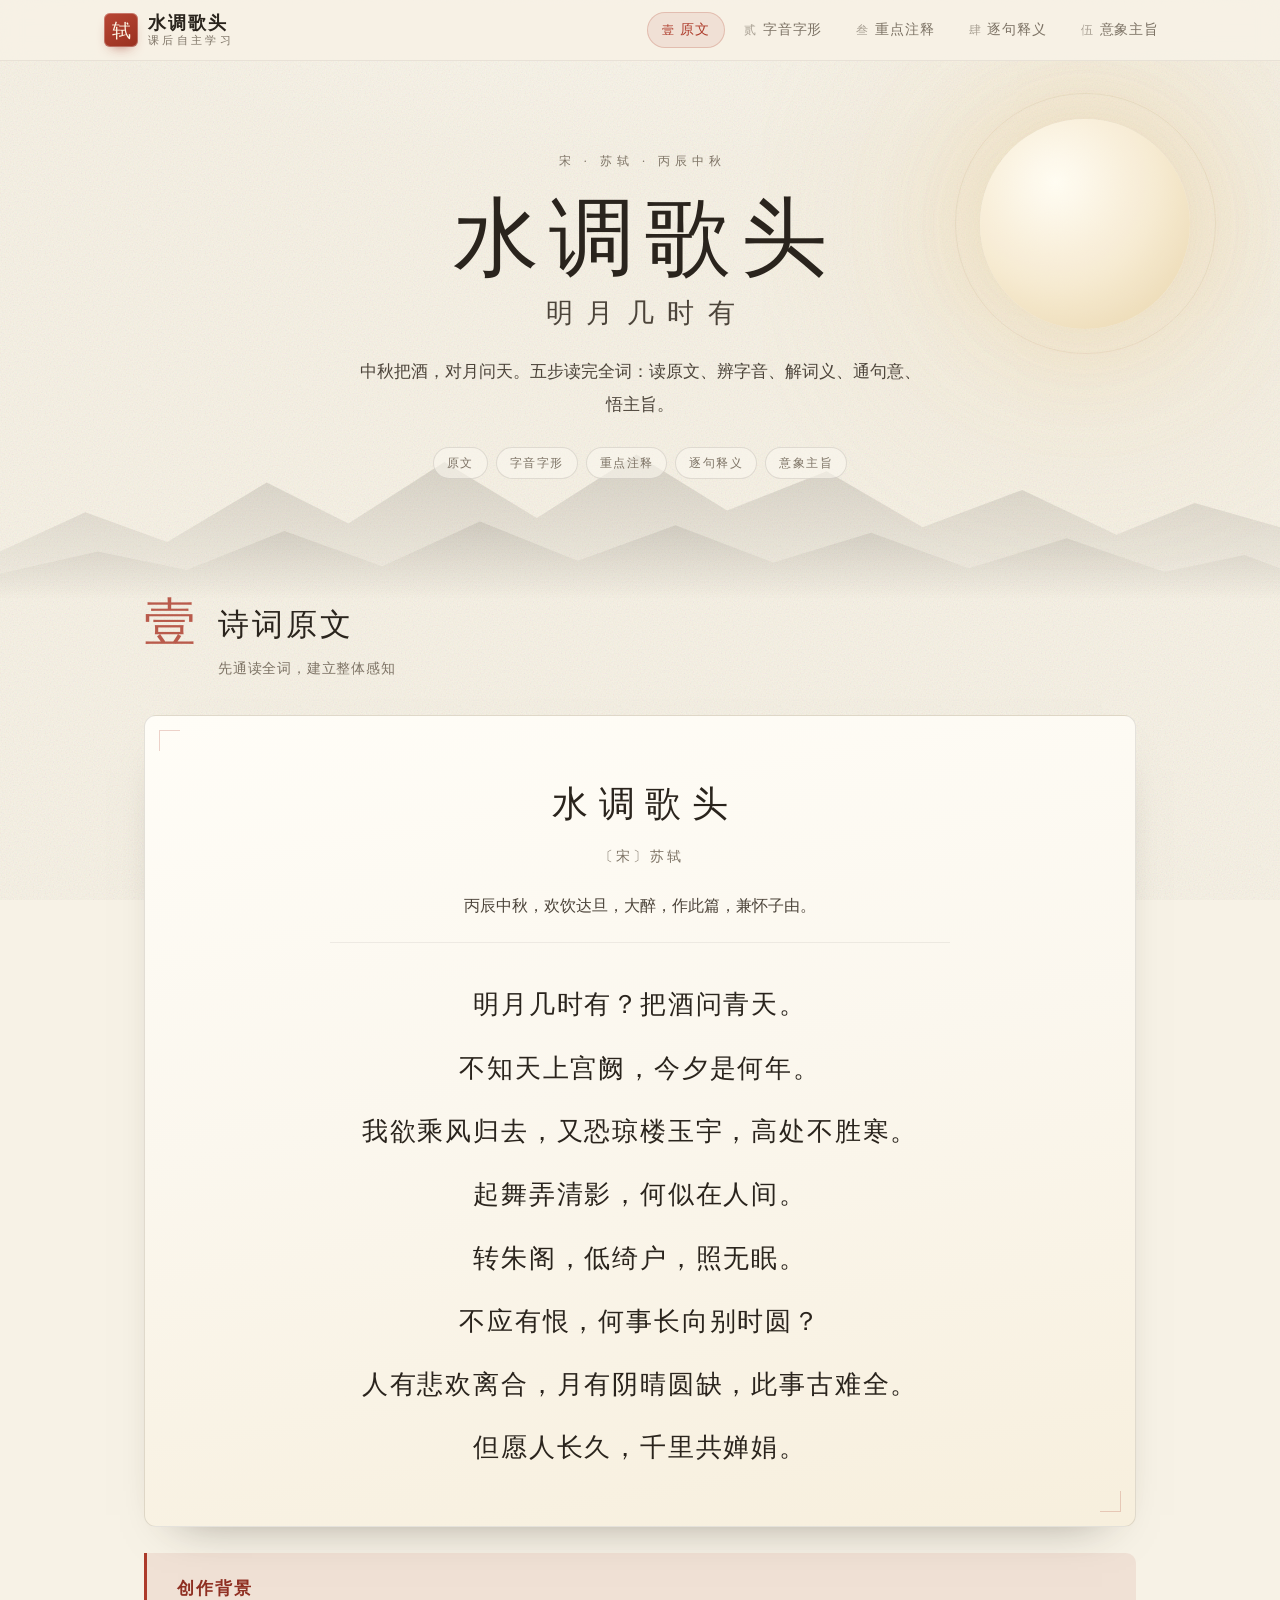
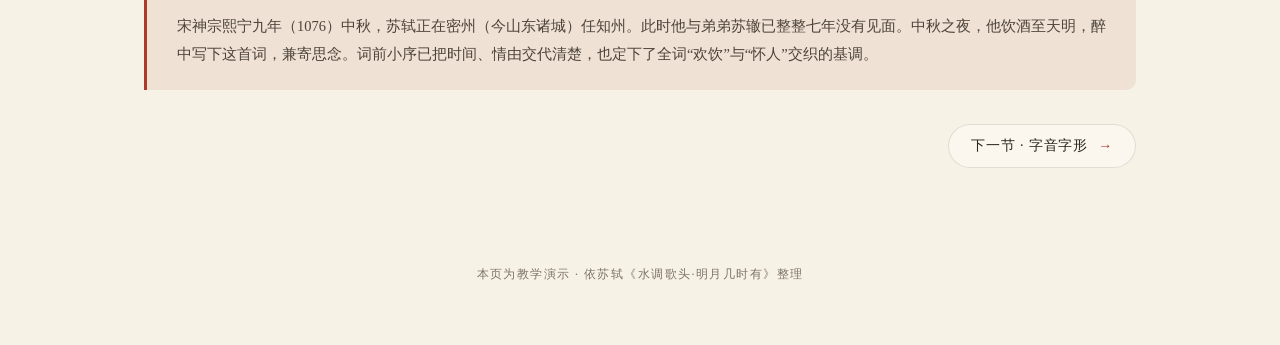
<file: index.html>
<!doctype html>
<html lang="zh-CN">
<head>
<meta charset="utf-8">
<meta name="viewport" content="width=device-width, initial-scale=1">
<title>水调歌头 · 明月几时有 | 课后自主学习</title>
<meta name="description" content="苏轼《水调歌头·明月几时有》课后自主学习页：诗词原文、字音字形、重点注释、逐句释义、意象主旨。">
<meta name="theme-color" content="#f7f2e6">
<script>document.documentElement.className += ' js';</script>
<link rel="stylesheet" href="styles.css">
</head>
<body>

<div class="progress" aria-hidden="true"><span id="progressBar"></span></div>
<div class="grain" aria-hidden="true"></div>

<header class="topbar">
  <div class="topbar-inner">
    <a class="brand" href="#poem" data-goto="poem">
      <span class="seal" aria-hidden="true">轼</span>
      <span class="brand-text">
        <strong>水调歌头</strong>
        <em>课后自主学习</em>
      </span>
    </a>

    <div class="tabs" role="tablist" aria-label="学习模块">
      <button class="tab is-active" id="tab-poem" data-panel="poem" role="tab" aria-selected="true" aria-controls="panel-poem"><i>壹</i>原文</button>
      <button class="tab" id="tab-chars" data-panel="chars" role="tab" aria-selected="false" aria-controls="panel-chars" tabindex="-1"><i>贰</i>字音字形</button>
      <button class="tab" id="tab-notes" data-panel="notes" role="tab" aria-selected="false" aria-controls="panel-notes" tabindex="-1"><i>叁</i>重点注释</button>
      <button class="tab" id="tab-translation" data-panel="translation" role="tab" aria-selected="false" aria-controls="panel-translation" tabindex="-1"><i>肆</i>逐句释义</button>
      <button class="tab" id="tab-theme" data-panel="theme" role="tab" aria-selected="false" aria-controls="panel-theme" tabindex="-1"><i>伍</i>意象主旨</button>
    </div>
  </div>
</header>

<section class="hero">
  <div class="moon" aria-hidden="true"></div>
  <div class="ink-mountains" aria-hidden="true">
    <svg viewBox="0 0 1440 220" preserveAspectRatio="none" focusable="false">
      <defs>
        <linearGradient id="ridgeA" x1="0" y1="0" x2="0" y2="1">
          <stop offset="0" stop-color="#2a241d" stop-opacity=".15"/>
          <stop offset=".55" stop-color="#2a241d" stop-opacity=".07"/>
          <stop offset="1" stop-color="#2a241d" stop-opacity="0"/>
        </linearGradient>
        <linearGradient id="ridgeB" x1="0" y1="0" x2="0" y2="1">
          <stop offset="0" stop-color="#2a241d" stop-opacity=".10"/>
          <stop offset="1" stop-color="#2a241d" stop-opacity="0"/>
        </linearGradient>
      </defs>
      <path d="M0 168 L96 126 L188 158 L300 94 L392 138 L500 72 L604 132 L716 64 L818 124 L930 82 L1038 142 L1150 102 L1256 150 L1344 116 L1440 142 L1440 220 L0 220 Z" fill="url(#ridgeA)"/>
      <path d="M0 192 L110 168 L210 188 L320 146 L430 184 L540 136 L650 178 L760 140 L870 180 L980 148 L1090 186 L1200 154 L1310 190 L1400 172 L1440 186 L1440 220 L0 220 Z" fill="url(#ridgeB)"/>
    </svg>
  </div>

  <p class="eyebrow reveal">宋 · 苏轼 · 丙辰中秋</p>
  <h1 class="reveal">水调歌头<span>明月几时有</span></h1>
  <p class="lead reveal">中秋把酒，对月问天。五步读完全词：读原文、辨字音、解词义、通句意、悟主旨。</p>
  <ul class="chips reveal" aria-label="学习路径">
    <li>原文</li>
    <li>字音字形</li>
    <li>重点注释</li>
    <li>逐句释义</li>
    <li>意象主旨</li>
  </ul>
</section>

<main class="stage" id="stage">

  <!-- 壹 · 原文 -->
  <section class="panel is-active" id="panel-poem" role="tabpanel" aria-labelledby="tab-poem" tabindex="0">
    <header class="panel-head">
      <span class="num" aria-hidden="true">壹</span>
      <div>
        <h2>诗词原文</h2>
        <p>先通读全词，建立整体感知</p>
      </div>
    </header>

    <article class="poem-card">
      <h3 class="poem-title">水调歌头</h3>
      <p class="poem-author">〔宋〕苏轼</p>
      <p class="poem-preface">丙辰中秋，欢饮达旦，大醉，作此篇，兼怀子由。</p>
      <div class="verse">
        <p>明月几时有？把酒问青天。</p>
        <p>不知天上宫阙，今夕是何年。</p>
        <p>我欲乘风归去，又恐琼楼玉宇，高处不胜寒。</p>
        <p>起舞弄清影，何似在人间。</p>
        <p>转朱阁，低绮户，照无眠。</p>
        <p>不应有恨，何事长向别时圆？</p>
        <p>人有悲欢离合，月有阴晴圆缺，此事古难全。</p>
        <p>但愿人长久，千里共婵娟。</p>
      </div>
    </article>

    <aside class="note reveal">
      <h3>创作背景</h3>
      <p>宋神宗熙宁九年（1076）中秋，苏轼正在密州（今山东诸城）任知州。此时他与弟弟苏辙已整整七年没有见面。中秋之夜，他饮酒至天明，醉中写下这首词，兼寄思念。词前小序已把时间、情由交代清楚，也定下了全词“欢饮”与“怀人”交织的基调。</p>
    </aside>

    <nav class="panel-nav" aria-label="模块切换">
      <button class="next" data-goto="chars">下一节 · 字音字形 <span aria-hidden="true">→</span></button>
    </nav>
  </section>

  <!-- 贰 · 字音字形 -->
  <section class="panel" id="panel-chars" role="tabpanel" aria-labelledby="tab-chars" tabindex="0">
    <header class="panel-head">
      <span class="num" aria-hidden="true">贰</span>
      <div>
        <h2>难点字音字形</h2>
        <p>点击卡片翻转，查看记忆要点</p>
      </div>
    </header>

    <div class="acc-tools">
      <button class="ghost" type="button" data-flip="all">全部翻转</button>
      <button class="ghost" type="button" data-flip="reset">全部复位</button>
    </div>

    <div class="grid chars">
      <button class="flip reveal" type="button" aria-pressed="false" aria-label="阙，读 què，点击查看记忆要点">
        <span class="flip-inner">
          <span class="face front">
            <span class="glyph">阙</span>
            <span class="pinyin">què</span>
            <span class="cue">点击翻转</span>
          </span>
          <span class="face back">
            <span class="tag">记忆要点</span>
            <span class="text">门字框表意，本指宫门两侧的望楼，“宫阙”即宫殿。别与量词“阕”（一阕词）混用。</span>
          </span>
        </span>
      </button>

      <button class="flip reveal" type="button" aria-pressed="false" aria-label="琼，读 qióng，点击查看记忆要点">
        <span class="flip-inner">
          <span class="face front">
            <span class="glyph">琼</span>
            <span class="pinyin">qióng</span>
            <span class="cue">点击翻转</span>
          </span>
          <span class="face back">
            <span class="tag">记忆要点</span>
            <span class="text">斜玉旁（写作“王”），本义是美玉。“琼楼玉宇”形容月宫楼阁如美玉砌成，华美晶莹。</span>
          </span>
        </span>
      </button>

      <button class="flip reveal" type="button" aria-pressed="false" aria-label="绮，读 qǐ，点击查看记忆要点">
        <span class="flip-inner">
          <span class="face front">
            <span class="glyph">绮</span>
            <span class="pinyin">qǐ</span>
            <span class="cue">点击翻转</span>
          </span>
          <span class="face back">
            <span class="tag">记忆要点</span>
            <span class="text">绞丝旁，本义是有花纹的丝织品。“绮户”指雕饰华美的窗户。读 qǐ，不要误读成 yǐ 或 qí。</span>
          </span>
        </span>
      </button>

      <button class="flip reveal" type="button" aria-pressed="false" aria-label="胜，此处读 shēng，点击查看记忆要点">
        <span class="flip-inner">
          <span class="face front">
            <span class="glyph">胜</span>
            <span class="pinyin">shēng</span>
            <span class="cue">点击翻转</span>
          </span>
          <span class="face back">
            <span class="tag">记忆要点</span>
            <span class="text">这里读 shēng，意为“承受、禁得住”，“不胜寒”就是受不住那份寒冷。读 shèng 时多表示胜利、优美。</span>
          </span>
        </span>
      </button>

      <button class="flip reveal" type="button" aria-pressed="false" aria-label="婵，读 chán，点击查看记忆要点">
        <span class="flip-inner">
          <span class="face front">
            <span class="glyph">婵</span>
            <span class="pinyin">chán</span>
            <span class="cue">点击翻转</span>
          </span>
          <span class="face back">
            <span class="tag">记忆要点</span>
            <span class="text">女字旁，常与“娟”连用。“婵娟”本形容姿态美好，词中借指明月。</span>
          </span>
        </span>
      </button>

      <button class="flip reveal" type="button" aria-pressed="false" aria-label="娟，读 juān，点击查看记忆要点">
        <span class="flip-inner">
          <span class="face front">
            <span class="glyph">娟</span>
            <span class="pinyin">juān</span>
            <span class="cue">点击翻转</span>
          </span>
          <span class="face back">
            <span class="tag">记忆要点</span>
            <span class="text">女字旁，本义秀丽美好。“千里共婵娟”即相隔千里、共赏一轮明月。</span>
          </span>
        </span>
      </button>
    </div>

    <nav class="panel-nav" aria-label="模块切换">
      <button class="next" data-goto="notes">下一节 · 重点注释 <span aria-hidden="true">→</span></button>
    </nav>
  </section>

  <!-- 叁 · 重点注释 -->
  <section class="panel" id="panel-notes" role="tabpanel" aria-labelledby="tab-notes" tabindex="0">
    <header class="panel-head">
      <span class="num" aria-hidden="true">叁</span>
      <div>
        <h2>重点注释</h2>
        <p>点开词条，逐条扫清理解障碍</p>
      </div>
    </header>

    <div class="acc-tools">
      <button class="ghost" type="button" data-acc="open">全部展开</button>
      <button class="ghost" type="button" data-acc="close">全部收起</button>
    </div>

    <div class="acc-list">
      <div class="acc">
        <button class="acc-head" type="button" aria-expanded="false"><span class="kw">把酒</span><span class="chev" aria-hidden="true"></span></button>
        <div class="acc-body"><div><p>端起酒杯。“把”在这里作动词，是持、端的意思。开篇举杯问天，气象阔大。</p></div></div>
      </div>

      <div class="acc">
        <button class="acc-head" type="button" aria-expanded="false"><span class="kw">天上宫阙</span><span class="chev" aria-hidden="true"></span></button>
        <div class="acc-body"><div><p>传说中月宫里的宫殿。“阙”原指宫门两侧的楼观，这里借指月中仙宫。</p></div></div>
      </div>

      <div class="acc">
        <button class="acc-head" type="button" aria-expanded="false"><span class="kw">归去</span><span class="chev" aria-hidden="true"></span></button>
        <div class="acc-body"><div><p>回到天上去。苏轼自比谪仙，本是天上人，所以用“归”而不用“去”，一字之中藏着身世之感。</p></div></div>
      </div>

      <div class="acc">
        <button class="acc-head" type="button" aria-expanded="false"><span class="kw">琼楼玉宇</span><span class="chev" aria-hidden="true"></span></button>
        <div class="acc-body"><div><p>美玉砌成的楼阁，形容月宫中殿宇的华美。“琼”是美玉，“宇”指屋檐、房屋。</p></div></div>
      </div>

      <div class="acc">
        <button class="acc-head" type="button" aria-expanded="false"><span class="kw">不胜寒</span><span class="chev" aria-hidden="true"></span></button>
        <div class="acc-body"><div><p>经受不住寒冷。“胜”读 shēng。表面写月宫高处的清冷，内里也暗含对朝堂风波的顾虑。</p></div></div>
      </div>

      <div class="acc">
        <button class="acc-head" type="button" aria-expanded="false"><span class="kw">何似</span><span class="chev" aria-hidden="true"></span></button>
        <div class="acc-body"><div><p>哪里比得上。“何似在人间”是说月宫虽好，终究不如人间，可见词人最终的选择与眷恋。</p></div></div>
      </div>

      <div class="acc">
        <button class="acc-head" type="button" aria-expanded="false"><span class="kw">清影</span><span class="chev" aria-hidden="true"></span></button>
        <div class="acc-body"><div><p>月光下清冷的身影。起舞时只有影子相随，笔致飘逸，也透出几分孤独。</p></div></div>
      </div>

      <div class="acc">
        <button class="acc-head" type="button" aria-expanded="false"><span class="kw">何事长向别时圆</span><span class="chev" aria-hidden="true"></span></button>
        <div class="acc-body"><div><p>为什么总在人们离别的时候才圆呢？“何事”即为何，“长”即总是。看似嗔怪月亮，实是借月写离愁。</p></div></div>
      </div>

      <div class="acc">
        <button class="acc-head" type="button" aria-expanded="false"><span class="kw">婵娟</span><span class="chev" aria-hidden="true"></span></button>
        <div class="acc-body"><div><p>本指姿态美好，这里代指明月。“千里共婵娟”化用“隔千里兮共明月”的意境，成为千古名句。</p></div></div>
      </div>
    </div>

    <nav class="panel-nav" aria-label="模块切换">
      <button class="next" data-goto="translation">下一节 · 逐句释义 <span aria-hidden="true">→</span></button>
    </nav>
  </section>

  <!-- 肆 · 逐句释义 -->
  <section class="panel" id="panel-translation" role="tabpanel" aria-labelledby="tab-translation" tabindex="0">
    <header class="panel-head">
      <span class="num" aria-hidden="true">肆</span>
      <div>
        <h2>逐句释义</h2>
        <p>原文与白话逐句对照，重点词义已标亮</p>
      </div>
    </header>

    <div class="tr-list">
      <div class="tr-row reveal">
        <p class="tr-src">明月几时有？<mark>把酒</mark>问青天。</p>
        <p class="tr-dst">明月是从什么时候开始有的？我端起酒杯，向青天发问。</p>
      </div>
      <div class="tr-row reveal">
        <p class="tr-src">不知天上<mark>宫阙</mark>，今夕是何年。</p>
        <p class="tr-dst">不知道天上的宫殿里，今晚已是哪一年。</p>
      </div>
      <div class="tr-row reveal">
        <p class="tr-src">我欲<mark>乘风归去</mark>，又恐<mark>琼楼玉宇</mark>，高处<mark>不胜寒</mark>。</p>
        <p class="tr-dst">我想乘风回到天上去，又怕那美玉般的楼宇太高，受不住那份清寒。</p>
      </div>
      <div class="tr-row reveal">
        <p class="tr-src">起舞弄清影，<mark>何似</mark>在人间。</p>
        <p class="tr-dst">不如在月下起舞，与清影相伴——这哪里比得上人间呢。</p>
      </div>
      <div class="tr-row reveal">
        <p class="tr-src">转朱阁，低绮户，照无眠。</p>
        <p class="tr-dst">月光转过朱红的楼阁，低低地照进雕花的窗，照着无法入睡的人。</p>
      </div>
      <div class="tr-row reveal">
        <p class="tr-src">不应有恨，何事长向别时圆？</p>
        <p class="tr-dst">月亮该没有什么怨恨吧，可为什么总在人们离别时才圆？</p>
      </div>
      <div class="tr-row reveal">
        <p class="tr-src">人有悲欢离合，月有阴晴圆缺，此事古难全。</p>
        <p class="tr-dst">人有悲欢离合，月有阴晴圆缺，这样的事自古就难两全。</p>
      </div>
      <div class="tr-row reveal">
        <p class="tr-src">但愿人长久，千里共婵娟。</p>
        <p class="tr-dst">只愿亲人平安长久，纵相隔千里，也能共赏这一轮明月。</p>
      </div>
    </div>

    <nav class="panel-nav" aria-label="模块切换">
      <button class="next" data-goto="theme">下一节 · 意象主旨 <span aria-hidden="true">→</span></button>
    </nav>
  </section>

  <!-- 伍 · 意象主旨 -->
  <section class="panel" id="panel-theme" role="tabpanel" aria-labelledby="tab-theme" tabindex="0">
    <header class="panel-head">
      <span class="num" aria-hidden="true">伍</span>
      <div>
        <h2>意象主旨</h2>
        <p>从意象、手法到情感脉络，读懂这首词的层次</p>
      </div>
    </header>

    <div class="theme-block">
      <h3><span class="dot" aria-hidden="true"></span>一、月亮的三重意涵</h3>
      <div class="grid meaning">
        <article class="mini reveal">
          <span class="mini-num">01</span>
          <h4>起兴之物</h4>
          <p>把酒问月，由一轮中秋圆月生出对宇宙与人生的追问，开篇便有浩荡之气。</p>
        </article>
        <article class="mini reveal">
          <span class="mini-num">02</span>
          <h4>思念之媒</h4>
          <p>月圆而人缺，月亮成了离愁的寄托。嗔怪月亮“偏在别时圆”，其实是思念难遣。</p>
        </article>
        <article class="mini reveal">
          <span class="mini-num">03</span>
          <h4>祝福之象</h4>
          <p>“千里共婵娟”把月亮升华为跨越距离的祝愿：同望一月，便如相聚。</p>
        </article>
      </div>
    </div>

    <div class="theme-block">
      <h3><span class="dot" aria-hidden="true"></span>二、虚实相生的写法</h3>
      <div class="grid two">
        <article class="mini reveal">
          <h4>上阕 · 虚写天上</h4>
          <p>乘风归去、琼楼玉宇、起舞清影，都是想象中的月宫仙境，写得空灵飘举。</p>
        </article>
        <article class="mini reveal">
          <h4>下阕 · 实写人间</h4>
          <p>朱阁、绮户、无眠之人，是眼前真切的月夜实景，写得细腻可感。</p>
        </article>
      </div>
      <p class="conclusion reveal">一虚一实，天上与人间的对照，其实是出世与入世的权衡。词人几番犹豫，最终落在“何似在人间”——不舍人间烟火，正是全词的温厚处。</p>
    </div>

    <div class="theme-block">
      <h3><span class="dot" aria-hidden="true"></span>三、情感脉络</h3>
      <ol class="timeline">
        <li class="reveal">
          <span class="t-dot" aria-hidden="true"></span>
          <div>
            <h4>把酒问月 · 豪迈起兴</h4>
            <p>举杯向天发问，气魄开阔，是对宇宙人生的好奇与追问。</p>
          </div>
        </li>
        <li class="reveal">
          <span class="t-dot" aria-hidden="true"></span>
          <div>
            <h4>欲归又恐 · 进退踌躇</h4>
            <p>想乘风归去，又怕高处清寒。向往与顾虑并存，情绪由豪放转向低回。</p>
          </div>
        </li>
        <li class="reveal">
          <span class="t-dot" aria-hidden="true"></span>
          <div>
            <h4>月圆人缺 · 离愁暗涌</h4>
            <p>由天上回到人间，月圆人不圆，嗔月之语里满是思念弟弟的怅惘。</p>
          </div>
        </li>
        <li class="reveal">
          <span class="t-dot" aria-hidden="true"></span>
          <div>
            <h4>以理遣情 · 豁达祝愿</h4>
            <p>悟出悲欢离合如月之阴晴圆缺，自古难全，于是化离愁为“千里共婵娟”的祝福。</p>
          </div>
        </li>
      </ol>
    </div>

    <nav class="panel-nav" aria-label="模块切换">
      <button class="next" data-goto="poem">回到开头 · 诗词原文 <span aria-hidden="true">↺</span></button>
    </nav>
  </section>
</main>

<footer class="site-foot">
  <p>本页为教学演示 · 依苏轼《水调歌头·明月几时有》整理</p>
</footer>

<button class="to-top" id="toTop" type="button" aria-label="回到顶部">↑</button>

<script src="app.js"></script>
</body>
</html>
</file>
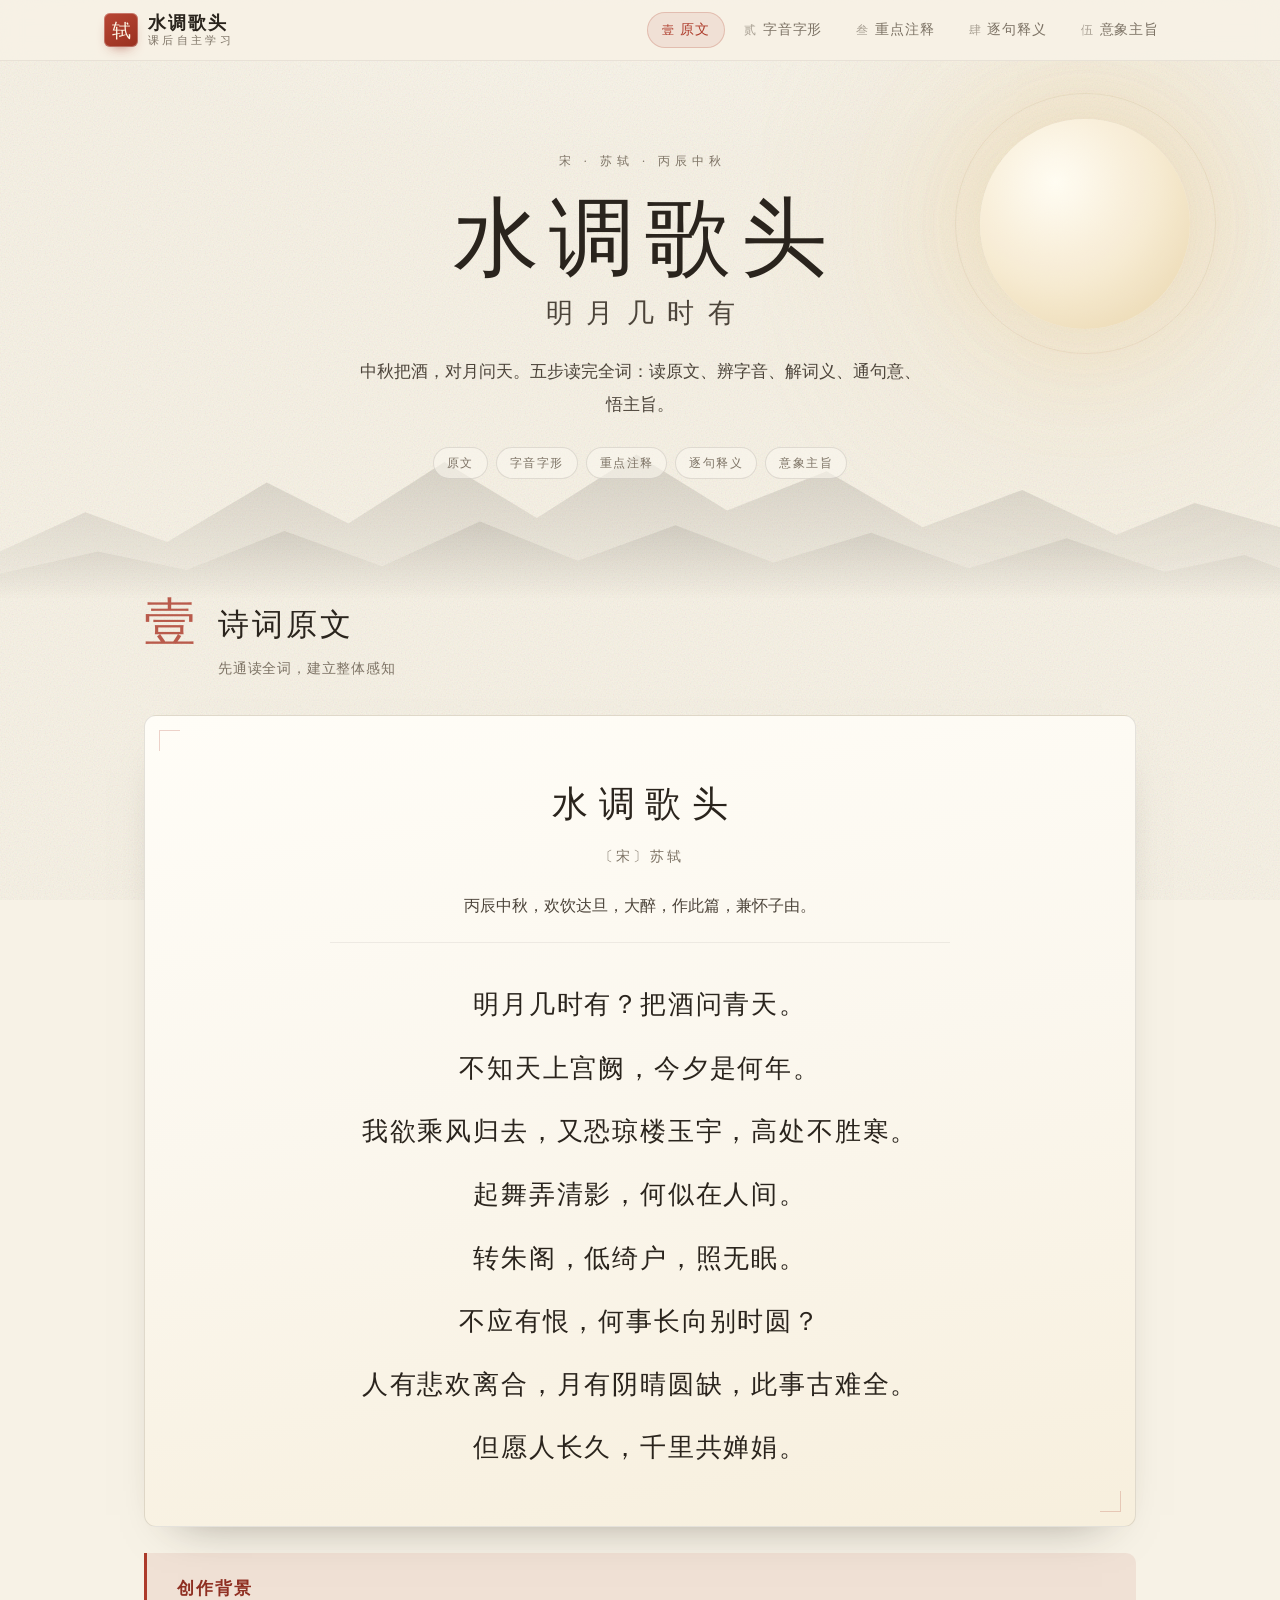
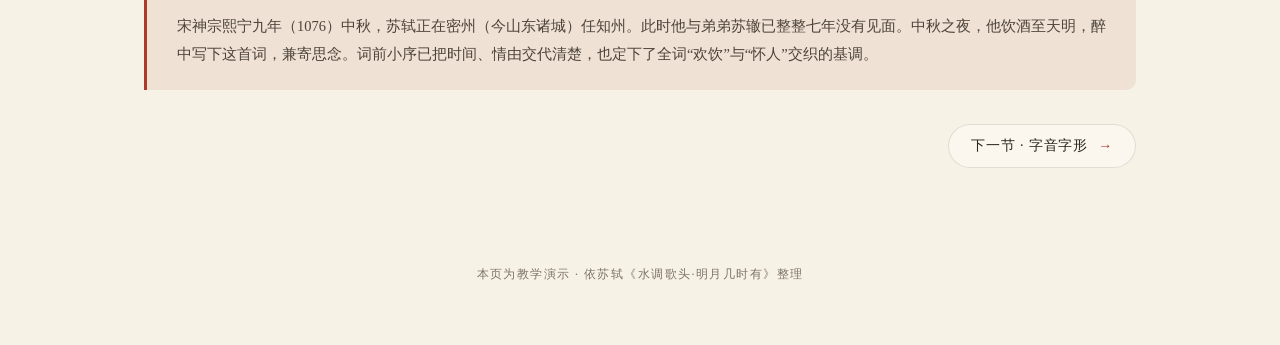
<file: 水调歌头-课后自主学习.html>
<!doctype html>
<html lang="zh-CN">
<head>
<meta charset="utf-8">
<meta name="viewport" content="width=device-width, initial-scale=1">
<title>水调歌头 · 明月几时有 | 课后自主学习</title>
<meta name="description" content="苏轼《水调歌头·明月几时有》课后自主学习页：诗词原文、字音字形、重点注释、逐句释义、意象主旨。">
<meta name="theme-color" content="#f7f2e6">
<script>document.documentElement.className += ' js';</script>
<style>
/* =========================================================
   水调歌头 · 明月几时有 — 课后自主学习
   宣纸 / 水墨 / 朱砂
   ========================================================= */

:root {
  --paper:      #f7f2e6;
  --paper-soft: #fbf7ee;
  --paper-deep: #efe5cf;
  --ink:        #2a241d;
  --ink-2:      #4c443a;
  --ink-3:      #7d7365;
  --red:        #ad3b2b;
  --red-soft:   rgba(173, 59, 43, .09);
  --gold:       #9a7b45;
  --line:       rgba(42, 36, 29, .12);
  --line-soft:  rgba(42, 36, 29, .07);

  --kai:  "Kaiti SC", "STKaiti", "KaiTi", "楷体", "Noto Serif SC", serif;
  --song: "Songti SC", "SimSun", "宋体", "Noto Serif SC", "Source Han Serif SC", serif;
  --sans: "PingFang SC", "Microsoft YaHei", "Hiragino Sans GB", system-ui, sans-serif;

  --shadow: 0 22px 48px -34px rgba(42, 36, 29, .55);
  --radius: 12px;
}

* { box-sizing: border-box; }

html { scroll-behavior: smooth; }

body {
  margin: 0;
  background:
    radial-gradient(1600px 900px at 50% -20%, #fffdf7 0%, transparent 62%),
    var(--paper);
  color: var(--ink);
  font-family: var(--song);
  font-size: 16px;
  line-height: 1.7;
  -webkit-font-smoothing: antialiased;
  text-rendering: optimizeLegibility;
  overflow-x: clip;
}

/* 纸纹 */
.grain {
  position: fixed;
  inset: 0;
  z-index: 0;
  pointer-events: none;
  opacity: .16;
  mix-blend-mode: multiply;
  background-image: url("data:image/svg+xml,%3Csvg xmlns='http://www.w3.org/2000/svg' width='160' height='160'%3E%3Cfilter id='n'%3E%3CfeTurbulence type='fractalNoise' baseFrequency='.75' numOctaves='3' stitchTiles='stitch'/%3E%3C/filter%3E%3Crect width='160' height='160' filter='url(%23n)'/%3E%3C/svg%3E");
}

.progress {
  position: fixed;
  inset: 0 0 auto 0;
  height: 2px;
  z-index: 60;
  background: transparent;
}
.progress span {
  display: block;
  height: 100%;
  width: 0;
  background: linear-gradient(90deg, var(--red), var(--gold));
  transition: width .12s linear;
}

/* ============ 顶栏 ============ */
.topbar {
  position: sticky;
  top: 0;
  z-index: 40;
  background: rgba(247, 242, 230, .86);
  backdrop-filter: saturate(1.2) blur(10px);
  border-bottom: 1px solid var(--line-soft);
}
.topbar-inner {
  max-width: 1120px;
  margin: 0 auto;
  padding: 10px 24px;
  display: flex;
  align-items: center;
  gap: 18px;
}

.brand {
  display: flex;
  align-items: center;
  gap: 10px;
  text-decoration: none;
  color: inherit;
  flex: none;
}
.seal {
  width: 34px;
  height: 34px;
  display: grid;
  place-items: center;
  border-radius: 6px;
  background: linear-gradient(150deg, #b84634, #99301f);
  color: #fdf6e5;
  font-family: var(--kai);
  font-size: 19px;
  line-height: 1;
  box-shadow: inset 0 0 0 1px rgba(255, 255, 255, .28), 0 6px 14px -8px rgba(153, 48, 31, .9);
}
.brand-text { display: flex; flex-direction: column; line-height: 1.25; }
.brand-text strong {
  font-family: var(--kai);
  font-weight: 600;
  font-size: 18px;
  letter-spacing: .12em;
}
.brand-text em {
  font-style: normal;
  font-size: 11px;
  letter-spacing: .3em;
  color: var(--ink-3);
}

.tabs {
  margin-left: auto;
  display: flex;
  align-items: center;
  gap: 4px;
  min-width: 0;
  overflow-x: auto;
  scrollbar-width: none;
  padding: 2px;
}
.tabs::-webkit-scrollbar { display: none; }

.tab {
  flex: none;
  display: inline-flex;
  align-items: center;
  gap: 6px;
  padding: 8px 14px;
  border: 1px solid transparent;
  border-radius: 999px;
  background: transparent;
  color: var(--ink-3);
  font-family: var(--song);
  font-size: 14px;
  letter-spacing: .06em;
  cursor: pointer;
  transition: color .2s, background-color .2s, border-color .2s;
}
.tab i {
  font-style: normal;
  font-family: var(--kai);
  font-size: 12px;
  opacity: .65;
}
.tab:hover { color: var(--ink); background: rgba(42, 36, 29, .05); }
.tab.is-active {
  color: var(--red);
  background: var(--red-soft);
  border-color: rgba(173, 59, 43, .22);
}
.tab.is-active i { opacity: 1; }
.tab:focus-visible,
.ghost:focus-visible,
.next:focus-visible,
.flip:focus-visible,
.acc-head:focus-visible {
  outline: 2px solid var(--red);
  outline-offset: 3px;
}

/* ============ 首屏 ============ */
.hero {
  position: relative;
  z-index: 1;
  overflow: hidden;
  padding: clamp(60px, 7vw, 92px) 24px clamp(84px, 10vw, 120px);
  text-align: center;
}
.moon {
  position: absolute;
  z-index: 0;
  top: clamp(14px, 4.5vw, 58px);
  right: clamp(16px, 7vw, 130px);
  width: clamp(130px, 17vw, 210px);
  aspect-ratio: 1;
  border-radius: 50%;
  background: radial-gradient(circle at 36% 30%, #fffdf3 0%, #f6ead0 52%, #e8d3a6 100%);
  box-shadow:
    0 0 90px 34px rgba(233, 211, 166, .38),
    0 0 200px 90px rgba(233, 211, 166, .22);
  opacity: .95;
}
.moon::after {
  content: "";
  position: absolute;
  inset: -12%;
  border-radius: 50%;
  border: 1px solid rgba(154, 123, 69, .10);
}

.ink-mountains {
  position: absolute;
  inset: auto 0 0;
  height: clamp(140px, 16vw, 210px);
  z-index: 0;
  pointer-events: none;
}
.ink-mountains svg {
  display: block;
  width: 100%;
  height: 100%;
}

.eyebrow,
.hero h1,
.lead,
.chips { position: relative; z-index: 1; }

.eyebrow {
  margin: 0 0 18px;
  font-size: 12px;
  letter-spacing: .42em;
  text-indent: .42em;
  color: var(--ink-3);
}
.hero h1 {
  margin: 0;
  font-family: var(--kai);
  font-weight: 500;
  font-size: clamp(44px, 7.4vw, 86px);
  letter-spacing: .12em;
  text-indent: .12em;
  line-height: 1.15;
}
.hero h1 span {
  display: block;
  margin-top: 10px;
  font-size: clamp(18px, 2.4vw, 27px);
  letter-spacing: .5em;
  text-indent: .5em;
  color: var(--ink-2);
}
.lead {
  max-width: 34em;
  margin: 26px auto 0;
  color: var(--ink-2);
  font-size: clamp(14px, 1.35vw, 16.5px);
  line-height: 2;
}
.chips {
  list-style: none;
  margin: 26px 0 0;
  padding: 0;
  display: flex;
  flex-wrap: wrap;
  justify-content: center;
  gap: 8px;
}
.chips li {
  padding: 5px 13px;
  border: 1px solid var(--line);
  border-radius: 999px;
  font-size: 12px;
  letter-spacing: .12em;
  color: var(--ink-3);
  background: rgba(251, 247, 238, .6);
}

/* ============ 面板 ============ */
.stage {
  position: relative;
  z-index: 1;
  max-width: 1040px;
  margin: 0 auto;
  padding: 0 24px 96px;
}

.panel { display: none; }
.panel.is-active {
  display: block;
  animation: rise .5s cubic-bezier(.22, .7, .25, 1) both;
}
@keyframes rise {
  from { opacity: 0; transform: translateY(16px); }
  to   { opacity: 1; transform: none; }
}

.panel-head {
  display: flex;
  align-items: flex-start;
  gap: clamp(12px, 2.4vw, 22px);
  margin: 0 0 clamp(24px, 3.4vw, 34px);
}
.panel-head .num {
  font-family: var(--kai);
  font-size: clamp(38px, 5vw, 52px);
  line-height: 1;
  color: var(--red);
  opacity: .82;
  transform: translateY(-2px);
}
.panel-head h2 {
  margin: 0;
  font-family: var(--kai);
  font-weight: 500;
  font-size: clamp(24px, 3.2vw, 31px);
  letter-spacing: .1em;
}
.panel-head p {
  margin: 6px 0 0;
  color: var(--ink-3);
  font-size: 13.5px;
  letter-spacing: .06em;
}

/* ============ 壹 · 原文 ============ */
.poem-card {
  position: relative;
  background: linear-gradient(170deg, #fffdf7 0%, var(--paper-soft) 45%, #f7efdd 100%);
  border: 1px solid var(--line);
  border-radius: var(--radius);
  box-shadow: var(--shadow);
  padding: clamp(30px, 5vw, 58px) clamp(22px, 5vw, 58px) clamp(26px, 4vw, 46px);
}
.poem-card::before,
.poem-card::after {
  content: "";
  position: absolute;
  width: 20px;
  height: 20px;
  border: 1px solid rgba(173, 59, 43, .22);
}
.poem-card::before { top: 14px; left: 14px; border-right: 0; border-bottom: 0; }
.poem-card::after  { bottom: 14px; right: 14px; border-left: 0; border-top: 0; }

.poem-title {
  margin: 0;
  text-align: center;
  font-family: var(--kai);
  font-weight: 500;
  font-size: clamp(26px, 3.6vw, 36px);
  letter-spacing: .3em;
  text-indent: .3em;
}
.poem-author {
  margin: 10px 0 0;
  text-align: center;
  font-size: 14px;
  letter-spacing: .2em;
  text-indent: .2em;
  color: var(--ink-3);
}
.poem-preface {
  max-width: 40em;
  margin: 22px auto 30px;
  padding-bottom: 22px;
  border-bottom: 1px solid var(--line-soft);
  text-align: center;
  font-family: var(--kai);
  font-size: 15.5px;
  line-height: 1.9;
  color: var(--ink-2);
}
.verse p {
  margin: 0;
  padding: 5px 10px;
  border-radius: 6px;
  text-align: center;
  font-family: var(--kai);
  font-size: clamp(19px, 2.3vw, 26px);
  line-height: 2.05;
  letter-spacing: .07em;
  transition: background-color .25s, color .25s;
}
.verse p:hover { background: rgba(173, 59, 43, .055); color: #7f2b1f; }

.note {
  margin-top: 26px;
  padding: 22px clamp(20px, 3vw, 30px);
  background: var(--red-soft);
  border-left: 3px solid var(--red);
  border-radius: 0 10px 10px 0;
}
.note h3 {
  margin: 0 0 8px;
  font-family: var(--kai);
  font-weight: 600;
  font-size: 17px;
  letter-spacing: .12em;
  color: #8f2f22;
}
.note p {
  margin: 0;
  font-size: 14.5px;
  line-height: 1.95;
  color: var(--ink-2);
}

/* ============ 通用小控件 ============ */
.acc-tools {
  display: flex;
  justify-content: flex-end;
  gap: 8px;
  margin: -6px 0 16px;
}
.ghost {
  padding: 7px 15px;
  border: 1px solid var(--line);
  border-radius: 999px;
  background: var(--paper-soft);
  color: var(--ink-2);
  font-family: var(--song);
  font-size: 12.5px;
  letter-spacing: .08em;
  cursor: pointer;
  transition: color .2s, border-color .2s, background-color .2s;
}
.ghost:hover {
  color: var(--red);
  border-color: rgba(173, 59, 43, .35);
  background: var(--red-soft);
}

.panel-nav {
  display: flex;
  justify-content: flex-end;
  margin-top: 34px;
}
.next {
  display: inline-flex;
  align-items: center;
  gap: 10px;
  padding: 12px 22px;
  border: 1px solid var(--line);
  border-radius: 999px;
  background: var(--paper-soft);
  color: var(--ink);
  font-family: var(--song);
  font-size: 14px;
  letter-spacing: .06em;
  cursor: pointer;
  transition: transform .2s, box-shadow .2s, border-color .2s, color .2s;
}
.next span { color: var(--red); transition: transform .25s; }
.next:hover {
  transform: translateY(-2px);
  border-color: rgba(173, 59, 43, .32);
  color: var(--red);
  box-shadow: 0 12px 26px -20px rgba(42, 36, 29, .8);
}
.next:hover span { transform: translateX(4px); }

/* ============ 贰 · 字音字形 ============ */
.grid {
  display: grid;
  gap: 14px;
}
.grid.chars {
  grid-template-columns: repeat(3, minmax(0, 1fr));
}

.flip {
  padding: 0;
  border: 0;
  background: none;
  height: 220px;
  perspective: 1100px;
  cursor: pointer;
  font: inherit;
  color: inherit;
}
.flip-inner {
  position: relative;
  display: block;
  width: 100%;
  height: 100%;
  transform-style: preserve-3d;
  transition: transform .62s cubic-bezier(.2, .72, .22, 1);
}
.flip.is-flipped .flip-inner { transform: rotateY(180deg); }

.face {
  position: absolute;
  inset: 0;
  display: flex;
  flex-direction: column;
  border: 1px solid var(--line);
  border-radius: 10px;
  overflow: hidden;
  backface-visibility: hidden;
  -webkit-backface-visibility: hidden;
}
.face.front {
  align-items: center;
  justify-content: center;
  gap: 6px;
  background: linear-gradient(165deg, #fffdf7, #f4ead6);
  box-shadow: 0 16px 34px -30px rgba(42, 36, 29, .9);
  transition: box-shadow .25s, border-color .25s;
}
.flip:hover .face.front {
  border-color: rgba(173, 59, 43, .28);
  box-shadow: 0 20px 36px -28px rgba(42, 36, 29, .95);
}
.glyph {
  font-family: var(--kai);
  font-size: 62px;
  line-height: 1;
  color: var(--ink);
}
.pinyin {
  font-size: 14px;
  letter-spacing: .18em;
  color: var(--red);
}
.cue {
  margin-top: 8px;
  font-size: 11.5px;
  letter-spacing: .16em;
  color: var(--ink-3);
}
.face.back {
  transform: rotateY(180deg);
  justify-content: center;
  padding: 20px 18px;
  background: linear-gradient(160deg, #3b342b, #241f19);
  color: #f3ecdb;
  border-color: rgba(0, 0, 0, .3);
  text-align: left;
}
.tag {
  font-size: 10.5px;
  letter-spacing: .3em;
  color: #e6c48a;
}
.text {
  margin-top: 10px;
  font-size: 13px;
  line-height: 1.85;
  color: rgba(243, 236, 219, .92);
  text-align: left;
}

/* ============ 叁 · 注释手风琴 ============ */
.acc-list { display: flex; flex-direction: column; gap: 10px; }
.acc {
  border: 1px solid var(--line);
  border-radius: 10px;
  background: var(--paper-soft);
  overflow: hidden;
  transition: border-color .25s, box-shadow .25s, background-color .25s;
}
.acc:hover { border-color: rgba(173, 59, 43, .24); }
.acc.is-open {
  border-color: rgba(173, 59, 43, .3);
  background: #fffdf8;
  box-shadow: 0 18px 34px -32px rgba(42, 36, 29, .9);
}
.acc-head {
  width: 100%;
  display: flex;
  align-items: center;
  justify-content: space-between;
  gap: 12px;
  padding: 15px 20px;
  border: 0;
  background: none;
  color: var(--ink);
  font-family: var(--kai);
  font-size: 18px;
  letter-spacing: .06em;
  text-align: left;
  cursor: pointer;
}
.acc-head .kw { display: inline-flex; align-items: center; }
.acc-head .kw::before {
  content: "";
  width: 6px;
  height: 6px;
  margin-right: 10px;
  border-radius: 50%;
  background: var(--red);
  opacity: .8;
  transform: translateY(-1px);
}
.chev {
  flex: none;
  width: 8px;
  height: 8px;
  border-right: 1.5px solid var(--ink-3);
  border-bottom: 1.5px solid var(--ink-3);
  transform: rotate(45deg);
  transition: transform .3s ease, border-color .3s;
}
.acc.is-open .chev { transform: rotate(-135deg); border-color: var(--red); }

.acc-body {
  display: grid;
  grid-template-rows: 0fr;
  transition: grid-template-rows .36s cubic-bezier(.3, .7, .3, 1);
}
.acc-body > div { overflow: hidden; }
.acc.is-open .acc-body { grid-template-rows: 1fr; }
.acc-body p {
  margin: 0;
  padding: 0 20px 18px;
  font-size: 14.5px;
  line-height: 1.95;
  color: var(--ink-2);
}

/* ============ 肆 · 逐句释义 ============ */
.tr-list {
  border: 1px solid var(--line);
  border-radius: var(--radius);
  overflow: hidden;
  background: var(--paper-soft);
  box-shadow: var(--shadow);
}
.tr-row {
  display: grid;
  grid-template-columns: 1fr 1fr;
  transition: background-color .25s;
}
.tr-row + .tr-row { border-top: 1px solid var(--line-soft); }
.tr-row:hover { background: rgba(173, 59, 43, .035); }
.tr-src {
  margin: 0;
  padding: 18px 24px;
  border-right: 1px dashed var(--line);
  font-family: var(--kai);
  font-size: 18.5px;
  line-height: 1.8;
}
.tr-dst {
  margin: 0;
  padding: 19px 24px;
  font-size: 14.5px;
  line-height: 1.9;
  color: var(--ink-2);
}
mark {
  color: inherit;
  background: linear-gradient(transparent 58%, rgba(201, 163, 90, .42) 58%);
  padding: 0 2px;
}

/* ============ 伍 · 意象主旨 ============ */
.theme-block { margin-bottom: 40px; }
.theme-block h3 {
  display: flex;
  align-items: center;
  gap: 10px;
  margin: 0 0 18px;
  font-family: var(--kai);
  font-weight: 600;
  font-size: 20px;
  letter-spacing: .08em;
}
.theme-block h3 .dot {
  width: 7px;
  height: 7px;
  border-radius: 50%;
  background: var(--red);
  box-shadow: 0 0 0 4px var(--red-soft);
}
.grid.meaning { grid-template-columns: repeat(auto-fit, minmax(220px, 1fr)); }
.grid.two { grid-template-columns: repeat(auto-fit, minmax(260px, 1fr)); }

.mini {
  padding: 22px;
  border: 1px solid var(--line);
  border-radius: 10px;
  background: linear-gradient(170deg, #fffdf8, var(--paper-soft));
  transition: transform .25s, box-shadow .25s, border-color .25s;
}
.mini:hover {
  transform: translateY(-3px);
  border-color: rgba(173, 59, 43, .22);
  box-shadow: 0 22px 36px -34px rgba(42, 36, 29, .95);
}
.mini-num {
  font-family: var(--kai);
  font-size: 12px;
  letter-spacing: .22em;
  color: var(--red);
}
.mini h4 {
  margin: 8px 0 10px;
  font-family: var(--kai);
  font-weight: 600;
  font-size: 18px;
  letter-spacing: .08em;
}
.mini p {
  margin: 0;
  font-size: 14px;
  line-height: 1.9;
  color: var(--ink-2);
}
.conclusion {
  margin: 16px 0 0;
  padding: 16px 20px;
  border-left: 2px solid var(--gold);
  background: rgba(154, 123, 69, .06);
  border-radius: 0 8px 8px 0;
  font-size: 14.5px;
  line-height: 1.95;
  color: var(--ink-2);
}

.timeline {
  list-style: none;
  margin: 0;
  padding: 0;
}
.timeline li {
  position: relative;
  padding: 0 0 24px 30px;
}
.timeline li::before {
  content: "";
  position: absolute;
  left: 5px;
  top: 10px;
  bottom: -4px;
  width: 1px;
  background: rgba(42, 36, 29, .2);
}
.timeline li:last-child { padding-bottom: 0; }
.timeline li:last-child::before { display: none; }
.t-dot {
  position: absolute;
  left: 0;
  top: 6px;
  width: 11px;
  height: 11px;
  border: 2px solid var(--red);
  border-radius: 50%;
  background: var(--paper);
}
.timeline h4 {
  margin: 0 0 6px;
  font-family: var(--kai);
  font-weight: 600;
  font-size: 17px;
  letter-spacing: .06em;
}
.timeline p {
  margin: 0;
  font-size: 14px;
  line-height: 1.9;
  color: var(--ink-2);
}

/* ============ 页脚 / 回顶 ============ */
.site-foot {
  position: relative;
  z-index: 1;
  padding: 0 24px 60px;
  text-align: center;
  color: var(--ink-3);
  font-size: 12px;
  letter-spacing: .12em;
}
.site-foot p { margin: 0; }

.to-top {
  position: fixed;
  right: 22px;
  bottom: 22px;
  z-index: 45;
  width: 44px;
  height: 44px;
  display: grid;
  place-items: center;
  border: 1px solid var(--line);
  border-radius: 50%;
  background: rgba(251, 247, 238, .9);
  backdrop-filter: blur(6px);
  color: var(--ink-2);
  font-size: 17px;
  cursor: pointer;
  opacity: 0;
  pointer-events: none;
  transform: translateY(8px);
  transition: opacity .25s, transform .25s, color .2s, border-color .2s;
}
.to-top.show { opacity: 1; pointer-events: auto; transform: none; }
.to-top:hover { color: var(--red); border-color: rgba(173, 59, 43, .35); }

/* ============ 进场动画（仅 JS 可用时隐藏，保证无脚本也能读） ============ */
html.js .reveal {
  opacity: 0;
  transform: translateY(14px);
  transition: opacity .6s ease, transform .6s cubic-bezier(.22, .7, .25, 1);
}
html.js .reveal.in { opacity: 1; transform: none; }

/* ============ 响应式 ============ */
@media (max-width: 860px) {
  .brand-text em { display: none; }
  .topbar-inner { padding: 8px 14px; gap: 10px; }
  .tab { padding: 7px 11px; font-size: 13px; }
  .tab i { display: none; }
}

@media (max-width: 720px) {
  .hero { padding-top: 56px; }
  .moon { opacity: .55; right: -60px; top: 10px; }
  .tr-row { grid-template-columns: 1fr; }
  .tr-src {
    border-right: 0;
    border-bottom: 1px dashed var(--line);
    padding-bottom: 10px;
  }
  .tr-src::before,
  .tr-dst::before {
    display: block;
    margin-bottom: 4px;
    font-family: var(--sans);
    font-size: 10.5px;
    letter-spacing: .28em;
    color: var(--ink-3);
  }
  .tr-src::before { content: "原文"; }
  .tr-dst::before { content: "译文"; }
  .grid.chars { grid-template-columns: repeat(2, minmax(0, 1fr)); }
  .flip { height: 214px; }
  .glyph { font-size: 52px; }
  .panel-head .num { font-size: 34px; }
}

@media (max-width: 420px) {
  .grid.chars { grid-template-columns: 1fr 1fr; }
  .face.back { padding: 14px 13px; }
  .text { font-size: 12px; }
}

@media (prefers-reduced-motion: reduce) {
  html { scroll-behavior: auto; }
  *, *::before, *::after {
    animation-duration: .001ms !important;
    transition-duration: .001ms !important;
  }
  html.js .reveal { opacity: 1 !important; transform: none !important; }
}

/* ============ 打印 ============ */
@media print {
  .topbar, .progress, .to-top, .panel-nav, .acc-tools, .chips, .site-foot { display: none !important; }
  body { background: #fff; }
  .grain, .moon, .ink-mountains { display: none; }
  .hero { padding: 0 0 24px; }
  .panel { display: block !important; break-inside: avoid; page-break-before: always; }
  .panel:first-of-type { page-break-before: auto; }
  .acc-body { grid-template-rows: 1fr !important; }
  .flip { height: auto; perspective: none; }
  .flip-inner { transform: none !important; }
  .face { position: static; backface-visibility: visible; }
  .face.back { transform: none; margin-top: 6px; }
  html.js .reveal { opacity: 1 !important; transform: none !important; }
}

</style>
</head>
<body>

<div class="progress" aria-hidden="true"><span id="progressBar"></span></div>
<div class="grain" aria-hidden="true"></div>

<header class="topbar">
  <div class="topbar-inner">
    <a class="brand" href="#poem" data-goto="poem">
      <span class="seal" aria-hidden="true">轼</span>
      <span class="brand-text">
        <strong>水调歌头</strong>
        <em>课后自主学习</em>
      </span>
    </a>

    <div class="tabs" role="tablist" aria-label="学习模块">
      <button class="tab is-active" id="tab-poem" data-panel="poem" role="tab" aria-selected="true" aria-controls="panel-poem"><i>壹</i>原文</button>
      <button class="tab" id="tab-chars" data-panel="chars" role="tab" aria-selected="false" aria-controls="panel-chars" tabindex="-1"><i>贰</i>字音字形</button>
      <button class="tab" id="tab-notes" data-panel="notes" role="tab" aria-selected="false" aria-controls="panel-notes" tabindex="-1"><i>叁</i>重点注释</button>
      <button class="tab" id="tab-translation" data-panel="translation" role="tab" aria-selected="false" aria-controls="panel-translation" tabindex="-1"><i>肆</i>逐句释义</button>
      <button class="tab" id="tab-theme" data-panel="theme" role="tab" aria-selected="false" aria-controls="panel-theme" tabindex="-1"><i>伍</i>意象主旨</button>
    </div>
  </div>
</header>

<section class="hero">
  <div class="moon" aria-hidden="true"></div>
  <div class="ink-mountains" aria-hidden="true">
    <svg viewBox="0 0 1440 220" preserveAspectRatio="none" focusable="false">
      <defs>
        <linearGradient id="ridgeA" x1="0" y1="0" x2="0" y2="1">
          <stop offset="0" stop-color="#2a241d" stop-opacity=".15"/>
          <stop offset=".55" stop-color="#2a241d" stop-opacity=".07"/>
          <stop offset="1" stop-color="#2a241d" stop-opacity="0"/>
        </linearGradient>
        <linearGradient id="ridgeB" x1="0" y1="0" x2="0" y2="1">
          <stop offset="0" stop-color="#2a241d" stop-opacity=".10"/>
          <stop offset="1" stop-color="#2a241d" stop-opacity="0"/>
        </linearGradient>
      </defs>
      <path d="M0 168 L96 126 L188 158 L300 94 L392 138 L500 72 L604 132 L716 64 L818 124 L930 82 L1038 142 L1150 102 L1256 150 L1344 116 L1440 142 L1440 220 L0 220 Z" fill="url(#ridgeA)"/>
      <path d="M0 192 L110 168 L210 188 L320 146 L430 184 L540 136 L650 178 L760 140 L870 180 L980 148 L1090 186 L1200 154 L1310 190 L1400 172 L1440 186 L1440 220 L0 220 Z" fill="url(#ridgeB)"/>
    </svg>
  </div>

  <p class="eyebrow reveal">宋 · 苏轼 · 丙辰中秋</p>
  <h1 class="reveal">水调歌头<span>明月几时有</span></h1>
  <p class="lead reveal">中秋把酒，对月问天。五步读完全词：读原文、辨字音、解词义、通句意、悟主旨。</p>
  <ul class="chips reveal" aria-label="学习路径">
    <li>原文</li>
    <li>字音字形</li>
    <li>重点注释</li>
    <li>逐句释义</li>
    <li>意象主旨</li>
  </ul>
</section>

<main class="stage" id="stage">

  <!-- 壹 · 原文 -->
  <section class="panel is-active" id="panel-poem" role="tabpanel" aria-labelledby="tab-poem" tabindex="0">
    <header class="panel-head">
      <span class="num" aria-hidden="true">壹</span>
      <div>
        <h2>诗词原文</h2>
        <p>先通读全词，建立整体感知</p>
      </div>
    </header>

    <article class="poem-card">
      <h3 class="poem-title">水调歌头</h3>
      <p class="poem-author">〔宋〕苏轼</p>
      <p class="poem-preface">丙辰中秋，欢饮达旦，大醉，作此篇，兼怀子由。</p>
      <div class="verse">
        <p>明月几时有？把酒问青天。</p>
        <p>不知天上宫阙，今夕是何年。</p>
        <p>我欲乘风归去，又恐琼楼玉宇，高处不胜寒。</p>
        <p>起舞弄清影，何似在人间。</p>
        <p>转朱阁，低绮户，照无眠。</p>
        <p>不应有恨，何事长向别时圆？</p>
        <p>人有悲欢离合，月有阴晴圆缺，此事古难全。</p>
        <p>但愿人长久，千里共婵娟。</p>
      </div>
    </article>

    <aside class="note reveal">
      <h3>创作背景</h3>
      <p>宋神宗熙宁九年（1076）中秋，苏轼正在密州（今山东诸城）任知州。此时他与弟弟苏辙已整整七年没有见面。中秋之夜，他饮酒至天明，醉中写下这首词，兼寄思念。词前小序已把时间、情由交代清楚，也定下了全词“欢饮”与“怀人”交织的基调。</p>
    </aside>

    <nav class="panel-nav" aria-label="模块切换">
      <button class="next" data-goto="chars">下一节 · 字音字形 <span aria-hidden="true">→</span></button>
    </nav>
  </section>

  <!-- 贰 · 字音字形 -->
  <section class="panel" id="panel-chars" role="tabpanel" aria-labelledby="tab-chars" tabindex="0">
    <header class="panel-head">
      <span class="num" aria-hidden="true">贰</span>
      <div>
        <h2>难点字音字形</h2>
        <p>点击卡片翻转，查看记忆要点</p>
      </div>
    </header>

    <div class="acc-tools">
      <button class="ghost" type="button" data-flip="all">全部翻转</button>
      <button class="ghost" type="button" data-flip="reset">全部复位</button>
    </div>

    <div class="grid chars">
      <button class="flip reveal" type="button" aria-pressed="false" aria-label="阙，读 què，点击查看记忆要点">
        <span class="flip-inner">
          <span class="face front">
            <span class="glyph">阙</span>
            <span class="pinyin">què</span>
            <span class="cue">点击翻转</span>
          </span>
          <span class="face back">
            <span class="tag">记忆要点</span>
            <span class="text">门字框表意，本指宫门两侧的望楼，“宫阙”即宫殿。别与量词“阕”（一阕词）混用。</span>
          </span>
        </span>
      </button>

      <button class="flip reveal" type="button" aria-pressed="false" aria-label="琼，读 qióng，点击查看记忆要点">
        <span class="flip-inner">
          <span class="face front">
            <span class="glyph">琼</span>
            <span class="pinyin">qióng</span>
            <span class="cue">点击翻转</span>
          </span>
          <span class="face back">
            <span class="tag">记忆要点</span>
            <span class="text">斜玉旁（写作“王”），本义是美玉。“琼楼玉宇”形容月宫楼阁如美玉砌成，华美晶莹。</span>
          </span>
        </span>
      </button>

      <button class="flip reveal" type="button" aria-pressed="false" aria-label="绮，读 qǐ，点击查看记忆要点">
        <span class="flip-inner">
          <span class="face front">
            <span class="glyph">绮</span>
            <span class="pinyin">qǐ</span>
            <span class="cue">点击翻转</span>
          </span>
          <span class="face back">
            <span class="tag">记忆要点</span>
            <span class="text">绞丝旁，本义是有花纹的丝织品。“绮户”指雕饰华美的窗户。读 qǐ，不要误读成 yǐ 或 qí。</span>
          </span>
        </span>
      </button>

      <button class="flip reveal" type="button" aria-pressed="false" aria-label="胜，此处读 shēng，点击查看记忆要点">
        <span class="flip-inner">
          <span class="face front">
            <span class="glyph">胜</span>
            <span class="pinyin">shēng</span>
            <span class="cue">点击翻转</span>
          </span>
          <span class="face back">
            <span class="tag">记忆要点</span>
            <span class="text">这里读 shēng，意为“承受、禁得住”，“不胜寒”就是受不住那份寒冷。读 shèng 时多表示胜利、优美。</span>
          </span>
        </span>
      </button>

      <button class="flip reveal" type="button" aria-pressed="false" aria-label="婵，读 chán，点击查看记忆要点">
        <span class="flip-inner">
          <span class="face front">
            <span class="glyph">婵</span>
            <span class="pinyin">chán</span>
            <span class="cue">点击翻转</span>
          </span>
          <span class="face back">
            <span class="tag">记忆要点</span>
            <span class="text">女字旁，常与“娟”连用。“婵娟”本形容姿态美好，词中借指明月。</span>
          </span>
        </span>
      </button>

      <button class="flip reveal" type="button" aria-pressed="false" aria-label="娟，读 juān，点击查看记忆要点">
        <span class="flip-inner">
          <span class="face front">
            <span class="glyph">娟</span>
            <span class="pinyin">juān</span>
            <span class="cue">点击翻转</span>
          </span>
          <span class="face back">
            <span class="tag">记忆要点</span>
            <span class="text">女字旁，本义秀丽美好。“千里共婵娟”即相隔千里、共赏一轮明月。</span>
          </span>
        </span>
      </button>
    </div>

    <nav class="panel-nav" aria-label="模块切换">
      <button class="next" data-goto="notes">下一节 · 重点注释 <span aria-hidden="true">→</span></button>
    </nav>
  </section>

  <!-- 叁 · 重点注释 -->
  <section class="panel" id="panel-notes" role="tabpanel" aria-labelledby="tab-notes" tabindex="0">
    <header class="panel-head">
      <span class="num" aria-hidden="true">叁</span>
      <div>
        <h2>重点注释</h2>
        <p>点开词条，逐条扫清理解障碍</p>
      </div>
    </header>

    <div class="acc-tools">
      <button class="ghost" type="button" data-acc="open">全部展开</button>
      <button class="ghost" type="button" data-acc="close">全部收起</button>
    </div>

    <div class="acc-list">
      <div class="acc">
        <button class="acc-head" type="button" aria-expanded="false"><span class="kw">把酒</span><span class="chev" aria-hidden="true"></span></button>
        <div class="acc-body"><div><p>端起酒杯。“把”在这里作动词，是持、端的意思。开篇举杯问天，气象阔大。</p></div></div>
      </div>

      <div class="acc">
        <button class="acc-head" type="button" aria-expanded="false"><span class="kw">天上宫阙</span><span class="chev" aria-hidden="true"></span></button>
        <div class="acc-body"><div><p>传说中月宫里的宫殿。“阙”原指宫门两侧的楼观，这里借指月中仙宫。</p></div></div>
      </div>

      <div class="acc">
        <button class="acc-head" type="button" aria-expanded="false"><span class="kw">归去</span><span class="chev" aria-hidden="true"></span></button>
        <div class="acc-body"><div><p>回到天上去。苏轼自比谪仙，本是天上人，所以用“归”而不用“去”，一字之中藏着身世之感。</p></div></div>
      </div>

      <div class="acc">
        <button class="acc-head" type="button" aria-expanded="false"><span class="kw">琼楼玉宇</span><span class="chev" aria-hidden="true"></span></button>
        <div class="acc-body"><div><p>美玉砌成的楼阁，形容月宫中殿宇的华美。“琼”是美玉，“宇”指屋檐、房屋。</p></div></div>
      </div>

      <div class="acc">
        <button class="acc-head" type="button" aria-expanded="false"><span class="kw">不胜寒</span><span class="chev" aria-hidden="true"></span></button>
        <div class="acc-body"><div><p>经受不住寒冷。“胜”读 shēng。表面写月宫高处的清冷，内里也暗含对朝堂风波的顾虑。</p></div></div>
      </div>

      <div class="acc">
        <button class="acc-head" type="button" aria-expanded="false"><span class="kw">何似</span><span class="chev" aria-hidden="true"></span></button>
        <div class="acc-body"><div><p>哪里比得上。“何似在人间”是说月宫虽好，终究不如人间，可见词人最终的选择与眷恋。</p></div></div>
      </div>

      <div class="acc">
        <button class="acc-head" type="button" aria-expanded="false"><span class="kw">清影</span><span class="chev" aria-hidden="true"></span></button>
        <div class="acc-body"><div><p>月光下清冷的身影。起舞时只有影子相随，笔致飘逸，也透出几分孤独。</p></div></div>
      </div>

      <div class="acc">
        <button class="acc-head" type="button" aria-expanded="false"><span class="kw">何事长向别时圆</span><span class="chev" aria-hidden="true"></span></button>
        <div class="acc-body"><div><p>为什么总在人们离别的时候才圆呢？“何事”即为何，“长”即总是。看似嗔怪月亮，实是借月写离愁。</p></div></div>
      </div>

      <div class="acc">
        <button class="acc-head" type="button" aria-expanded="false"><span class="kw">婵娟</span><span class="chev" aria-hidden="true"></span></button>
        <div class="acc-body"><div><p>本指姿态美好，这里代指明月。“千里共婵娟”化用“隔千里兮共明月”的意境，成为千古名句。</p></div></div>
      </div>
    </div>

    <nav class="panel-nav" aria-label="模块切换">
      <button class="next" data-goto="translation">下一节 · 逐句释义 <span aria-hidden="true">→</span></button>
    </nav>
  </section>

  <!-- 肆 · 逐句释义 -->
  <section class="panel" id="panel-translation" role="tabpanel" aria-labelledby="tab-translation" tabindex="0">
    <header class="panel-head">
      <span class="num" aria-hidden="true">肆</span>
      <div>
        <h2>逐句释义</h2>
        <p>原文与白话逐句对照，重点词义已标亮</p>
      </div>
    </header>

    <div class="tr-list">
      <div class="tr-row reveal">
        <p class="tr-src">明月几时有？<mark>把酒</mark>问青天。</p>
        <p class="tr-dst">明月是从什么时候开始有的？我端起酒杯，向青天发问。</p>
      </div>
      <div class="tr-row reveal">
        <p class="tr-src">不知天上<mark>宫阙</mark>，今夕是何年。</p>
        <p class="tr-dst">不知道天上的宫殿里，今晚已是哪一年。</p>
      </div>
      <div class="tr-row reveal">
        <p class="tr-src">我欲<mark>乘风归去</mark>，又恐<mark>琼楼玉宇</mark>，高处<mark>不胜寒</mark>。</p>
        <p class="tr-dst">我想乘风回到天上去，又怕那美玉般的楼宇太高，受不住那份清寒。</p>
      </div>
      <div class="tr-row reveal">
        <p class="tr-src">起舞弄清影，<mark>何似</mark>在人间。</p>
        <p class="tr-dst">不如在月下起舞，与清影相伴——这哪里比得上人间呢。</p>
      </div>
      <div class="tr-row reveal">
        <p class="tr-src">转朱阁，低绮户，照无眠。</p>
        <p class="tr-dst">月光转过朱红的楼阁，低低地照进雕花的窗，照着无法入睡的人。</p>
      </div>
      <div class="tr-row reveal">
        <p class="tr-src">不应有恨，何事长向别时圆？</p>
        <p class="tr-dst">月亮该没有什么怨恨吧，可为什么总在人们离别时才圆？</p>
      </div>
      <div class="tr-row reveal">
        <p class="tr-src">人有悲欢离合，月有阴晴圆缺，此事古难全。</p>
        <p class="tr-dst">人有悲欢离合，月有阴晴圆缺，这样的事自古就难两全。</p>
      </div>
      <div class="tr-row reveal">
        <p class="tr-src">但愿人长久，千里共婵娟。</p>
        <p class="tr-dst">只愿亲人平安长久，纵相隔千里，也能共赏这一轮明月。</p>
      </div>
    </div>

    <nav class="panel-nav" aria-label="模块切换">
      <button class="next" data-goto="theme">下一节 · 意象主旨 <span aria-hidden="true">→</span></button>
    </nav>
  </section>

  <!-- 伍 · 意象主旨 -->
  <section class="panel" id="panel-theme" role="tabpanel" aria-labelledby="tab-theme" tabindex="0">
    <header class="panel-head">
      <span class="num" aria-hidden="true">伍</span>
      <div>
        <h2>意象主旨</h2>
        <p>从意象、手法到情感脉络，读懂这首词的层次</p>
      </div>
    </header>

    <div class="theme-block">
      <h3><span class="dot" aria-hidden="true"></span>一、月亮的三重意涵</h3>
      <div class="grid meaning">
        <article class="mini reveal">
          <span class="mini-num">01</span>
          <h4>起兴之物</h4>
          <p>把酒问月，由一轮中秋圆月生出对宇宙与人生的追问，开篇便有浩荡之气。</p>
        </article>
        <article class="mini reveal">
          <span class="mini-num">02</span>
          <h4>思念之媒</h4>
          <p>月圆而人缺，月亮成了离愁的寄托。嗔怪月亮“偏在别时圆”，其实是思念难遣。</p>
        </article>
        <article class="mini reveal">
          <span class="mini-num">03</span>
          <h4>祝福之象</h4>
          <p>“千里共婵娟”把月亮升华为跨越距离的祝愿：同望一月，便如相聚。</p>
        </article>
      </div>
    </div>

    <div class="theme-block">
      <h3><span class="dot" aria-hidden="true"></span>二、虚实相生的写法</h3>
      <div class="grid two">
        <article class="mini reveal">
          <h4>上阕 · 虚写天上</h4>
          <p>乘风归去、琼楼玉宇、起舞清影，都是想象中的月宫仙境，写得空灵飘举。</p>
        </article>
        <article class="mini reveal">
          <h4>下阕 · 实写人间</h4>
          <p>朱阁、绮户、无眠之人，是眼前真切的月夜实景，写得细腻可感。</p>
        </article>
      </div>
      <p class="conclusion reveal">一虚一实，天上与人间的对照，其实是出世与入世的权衡。词人几番犹豫，最终落在“何似在人间”——不舍人间烟火，正是全词的温厚处。</p>
    </div>

    <div class="theme-block">
      <h3><span class="dot" aria-hidden="true"></span>三、情感脉络</h3>
      <ol class="timeline">
        <li class="reveal">
          <span class="t-dot" aria-hidden="true"></span>
          <div>
            <h4>把酒问月 · 豪迈起兴</h4>
            <p>举杯向天发问，气魄开阔，是对宇宙人生的好奇与追问。</p>
          </div>
        </li>
        <li class="reveal">
          <span class="t-dot" aria-hidden="true"></span>
          <div>
            <h4>欲归又恐 · 进退踌躇</h4>
            <p>想乘风归去，又怕高处清寒。向往与顾虑并存，情绪由豪放转向低回。</p>
          </div>
        </li>
        <li class="reveal">
          <span class="t-dot" aria-hidden="true"></span>
          <div>
            <h4>月圆人缺 · 离愁暗涌</h4>
            <p>由天上回到人间，月圆人不圆，嗔月之语里满是思念弟弟的怅惘。</p>
          </div>
        </li>
        <li class="reveal">
          <span class="t-dot" aria-hidden="true"></span>
          <div>
            <h4>以理遣情 · 豁达祝愿</h4>
            <p>悟出悲欢离合如月之阴晴圆缺，自古难全，于是化离愁为“千里共婵娟”的祝福。</p>
          </div>
        </li>
      </ol>
    </div>

    <nav class="panel-nav" aria-label="模块切换">
      <button class="next" data-goto="poem">回到开头 · 诗词原文 <span aria-hidden="true">↺</span></button>
    </nav>
  </section>
</main>

<footer class="site-foot">
  <p>本页为教学演示 · 依苏轼《水调歌头·明月几时有》整理</p>
</footer>

<button class="to-top" id="toTop" type="button" aria-label="回到顶部">↑</button>

<script>
/* =========================================================
   水调歌头 · 课后自主学习 — 交互
   1. 模块切换（tab + 键盘 + 深链接）
   2. 进场动画
   3. 字音卡翻转
   4. 注释手风琴
   5. 阅读进度 / 回到顶部
   ========================================================= */

(function () {
  'use strict';

  var $ = function (sel, root) { return (root || document).querySelector(sel); };
  var $$ = function (sel, root) { return Array.prototype.slice.call((root || document).querySelectorAll(sel)); };

  /* ---------- 1. 模块切换 ---------- */
  var tabs = $$('.tab');
  var panels = $$('.panel');
  var stage = $('#stage');

  function activate(id, options) {
    options = options || {};
    var panel = $('#panel-' + id);
    if (!panel) { return false; }

    tabs.forEach(function (tab) {
      var on = tab.getAttribute('data-panel') === id;
      tab.classList.toggle('is-active', on);
      tab.setAttribute('aria-selected', on ? 'true' : 'false');
      tab.tabIndex = on ? 0 : -1;
    });

    panels.forEach(function (item) {
      item.classList.toggle('is-active', item === panel);
    });

    // 面板内元素补一次进场
    window.setTimeout(function () {
      $$('.reveal', panel).forEach(function (el) { el.classList.add('in'); });
    }, 40);

    if (options.updateHash !== false) {
      try { history.replaceState(null, '', '#' + id); } catch (e) { /* file:// 下也可用 */ }
    }

    if (options.scroll) {
      var top = stage.getBoundingClientRect().top + window.pageYOffset - 72;
      window.scrollTo({ top: Math.max(top, 0), behavior: 'smooth' });
    }
    return true;
  }

  function activateFromControl(id) {
    // 切换模块时把内容顶端带到视口，避免停在装饰性首屏
    activate(id, { scroll: true });
  }

  tabs.forEach(function (tab) {
    tab.addEventListener('click', function () {
      activateFromControl(tab.getAttribute('data-panel'));
    });
  });

  // tab 键盘操作
  var tabList = $('.tabs');
  tabList.addEventListener('keydown', function (event) {
    var keys = ['ArrowRight', 'ArrowLeft', 'Home', 'End'];
    if (keys.indexOf(event.key) === -1) { return; }
    event.preventDefault();

    var current = tabs.indexOf(document.activeElement);
    if (current === -1) { current = 0; }
    var next = current;
    if (event.key === 'ArrowRight') { next = (current + 1) % tabs.length; }
    if (event.key === 'ArrowLeft') { next = (current - 1 + tabs.length) % tabs.length; }
    if (event.key === 'Home') { next = 0; }
    if (event.key === 'End') { next = tabs.length - 1; }

    tabs[next].focus();
    activate(tabs[next].getAttribute('data-panel'));
  });

  // 底部“下一节”与品牌链接
  $$('[data-goto]').forEach(function (el) {
    el.addEventListener('click', function (event) {
      event.preventDefault();
      activate(el.getAttribute('data-goto'), { scroll: true });
    });
  });

  // 深链接：/index.html#chars
  function idFromHash() {
    var id = (location.hash || '').replace('#', '');
    return $('#panel-' + id) ? id : null;
  }
  var initial = idFromHash();
  activate(initial || 'poem', { updateHash: false, scroll: false });

  window.addEventListener('hashchange', function () {
    var id = idFromHash();
    if (id) { activate(id, { updateHash: false }); }
  });

  /* ---------- 2. 进场动画 ---------- */
  var reveals = $$('.reveal');

  if ('IntersectionObserver' in window) {
    var io = new IntersectionObserver(function (entries) {
      entries.forEach(function (entry) {
        if (entry.isIntersecting) {
          entry.target.classList.add('in');
          io.unobserve(entry.target);
        }
      });
    }, { rootMargin: '0px 0px -8% 0px', threshold: 0.08 });

    reveals.forEach(function (el) { io.observe(el); });
  } else {
    reveals.forEach(function (el) { el.classList.add('in'); });
  }

  /* ---------- 3. 字音卡翻转 ---------- */
  var flips = $$('.flip');

  flips.forEach(function (card) {
    card.addEventListener('click', function () {
      var flipped = card.classList.toggle('is-flipped');
      card.setAttribute('aria-pressed', flipped ? 'true' : 'false');
    });
  });

  $$('[data-flip]').forEach(function (btn) {
    btn.addEventListener('click', function () {
      var mode = btn.getAttribute('data-flip');
      flips.forEach(function (card) {
        var flipped = mode === 'all' || (mode === 'toggle' && !card.classList.contains('is-flipped'));
        card.classList.toggle('is-flipped', flipped);
        card.setAttribute('aria-pressed', flipped ? 'true' : 'false');
      });
    });
  });

  /* ---------- 4. 注释手风琴 ---------- */
  $$('.acc-head').forEach(function (head) {
    head.addEventListener('click', function () {
      var item = head.parentNode;
      var open = item.classList.toggle('is-open');
      head.setAttribute('aria-expanded', open ? 'true' : 'false');
    });
  });

  $$('[data-acc]').forEach(function (btn) {
    btn.addEventListener('click', function () {
      var open = btn.getAttribute('data-acc') === 'open';
      $$('.acc').forEach(function (item) {
        item.classList.toggle('is-open', open);
        var head = $('.acc-head', item);
        if (head) { head.setAttribute('aria-expanded', open ? 'true' : 'false'); }
      });
    });
  });

  /* ---------- 5. 阅读进度 / 回到顶部 ---------- */
  var bar = $('#progressBar');
  var toTop = $('#toTop');
  var ticking = false;

  function onScroll() {
    if (ticking) { return; }
    ticking = true;
    window.requestAnimationFrame(function () {
      var doc = document.documentElement;
      var max = doc.scrollHeight - window.innerHeight;
      var progress = max > 0 ? (window.pageYOffset / max) * 100 : 0;
      if (bar) { bar.style.width = Math.min(progress, 100) + '%'; }
      if (toTop) { toTop.classList.toggle('show', window.pageYOffset > 560); }
      ticking = false;
    });
  }

  window.addEventListener('scroll', onScroll, { passive: true });
  window.addEventListener('resize', onScroll);
  onScroll();

  if (toTop) {
    toTop.addEventListener('click', function () {
      window.scrollTo({ top: 0, behavior: 'smooth' });
    });
  }
})();

</script>
</body>
</html>
</file>
<file: styles.css>
/* =========================================================
   水调歌头 · 明月几时有 — 课后自主学习
   宣纸 / 水墨 / 朱砂
   ========================================================= */

:root {
  --paper:      #f7f2e6;
  --paper-soft: #fbf7ee;
  --paper-deep: #efe5cf;
  --ink:        #2a241d;
  --ink-2:      #4c443a;
  --ink-3:      #7d7365;
  --red:        #ad3b2b;
  --red-soft:   rgba(173, 59, 43, .09);
  --gold:       #9a7b45;
  --line:       rgba(42, 36, 29, .12);
  --line-soft:  rgba(42, 36, 29, .07);

  --kai:  "Kaiti SC", "STKaiti", "KaiTi", "楷体", "Noto Serif SC", serif;
  --song: "Songti SC", "SimSun", "宋体", "Noto Serif SC", "Source Han Serif SC", serif;
  --sans: "PingFang SC", "Microsoft YaHei", "Hiragino Sans GB", system-ui, sans-serif;

  --shadow: 0 22px 48px -34px rgba(42, 36, 29, .55);
  --radius: 12px;
}

* { box-sizing: border-box; }

html { scroll-behavior: smooth; }

body {
  margin: 0;
  background:
    radial-gradient(1600px 900px at 50% -20%, #fffdf7 0%, transparent 62%),
    var(--paper);
  color: var(--ink);
  font-family: var(--song);
  font-size: 16px;
  line-height: 1.7;
  -webkit-font-smoothing: antialiased;
  text-rendering: optimizeLegibility;
  overflow-x: clip;
}

/* 纸纹 */
.grain {
  position: fixed;
  inset: 0;
  z-index: 0;
  pointer-events: none;
  opacity: .16;
  mix-blend-mode: multiply;
  background-image: url("data:image/svg+xml,%3Csvg xmlns='http://www.w3.org/2000/svg' width='160' height='160'%3E%3Cfilter id='n'%3E%3CfeTurbulence type='fractalNoise' baseFrequency='.75' numOctaves='3' stitchTiles='stitch'/%3E%3C/filter%3E%3Crect width='160' height='160' filter='url(%23n)'/%3E%3C/svg%3E");
}

.progress {
  position: fixed;
  inset: 0 0 auto 0;
  height: 2px;
  z-index: 60;
  background: transparent;
}
.progress span {
  display: block;
  height: 100%;
  width: 0;
  background: linear-gradient(90deg, var(--red), var(--gold));
  transition: width .12s linear;
}

/* ============ 顶栏 ============ */
.topbar {
  position: sticky;
  top: 0;
  z-index: 40;
  background: rgba(247, 242, 230, .86);
  backdrop-filter: saturate(1.2) blur(10px);
  border-bottom: 1px solid var(--line-soft);
}
.topbar-inner {
  max-width: 1120px;
  margin: 0 auto;
  padding: 10px 24px;
  display: flex;
  align-items: center;
  gap: 18px;
}

.brand {
  display: flex;
  align-items: center;
  gap: 10px;
  text-decoration: none;
  color: inherit;
  flex: none;
}
.seal {
  width: 34px;
  height: 34px;
  display: grid;
  place-items: center;
  border-radius: 6px;
  background: linear-gradient(150deg, #b84634, #99301f);
  color: #fdf6e5;
  font-family: var(--kai);
  font-size: 19px;
  line-height: 1;
  box-shadow: inset 0 0 0 1px rgba(255, 255, 255, .28), 0 6px 14px -8px rgba(153, 48, 31, .9);
}
.brand-text { display: flex; flex-direction: column; line-height: 1.25; }
.brand-text strong {
  font-family: var(--kai);
  font-weight: 600;
  font-size: 18px;
  letter-spacing: .12em;
}
.brand-text em {
  font-style: normal;
  font-size: 11px;
  letter-spacing: .3em;
  color: var(--ink-3);
}

.tabs {
  margin-left: auto;
  display: flex;
  align-items: center;
  gap: 4px;
  min-width: 0;
  overflow-x: auto;
  scrollbar-width: none;
  padding: 2px;
}
.tabs::-webkit-scrollbar { display: none; }

.tab {
  flex: none;
  display: inline-flex;
  align-items: center;
  gap: 6px;
  padding: 8px 14px;
  border: 1px solid transparent;
  border-radius: 999px;
  background: transparent;
  color: var(--ink-3);
  font-family: var(--song);
  font-size: 14px;
  letter-spacing: .06em;
  cursor: pointer;
  transition: color .2s, background-color .2s, border-color .2s;
}
.tab i {
  font-style: normal;
  font-family: var(--kai);
  font-size: 12px;
  opacity: .65;
}
.tab:hover { color: var(--ink); background: rgba(42, 36, 29, .05); }
.tab.is-active {
  color: var(--red);
  background: var(--red-soft);
  border-color: rgba(173, 59, 43, .22);
}
.tab.is-active i { opacity: 1; }
.tab:focus-visible,
.ghost:focus-visible,
.next:focus-visible,
.flip:focus-visible,
.acc-head:focus-visible {
  outline: 2px solid var(--red);
  outline-offset: 3px;
}

/* ============ 首屏 ============ */
.hero {
  position: relative;
  z-index: 1;
  overflow: hidden;
  padding: clamp(60px, 7vw, 92px) 24px clamp(84px, 10vw, 120px);
  text-align: center;
}
.moon {
  position: absolute;
  z-index: 0;
  top: clamp(14px, 4.5vw, 58px);
  right: clamp(16px, 7vw, 130px);
  width: clamp(130px, 17vw, 210px);
  aspect-ratio: 1;
  border-radius: 50%;
  background: radial-gradient(circle at 36% 30%, #fffdf3 0%, #f6ead0 52%, #e8d3a6 100%);
  box-shadow:
    0 0 90px 34px rgba(233, 211, 166, .38),
    0 0 200px 90px rgba(233, 211, 166, .22);
  opacity: .95;
}
.moon::after {
  content: "";
  position: absolute;
  inset: -12%;
  border-radius: 50%;
  border: 1px solid rgba(154, 123, 69, .10);
}

.ink-mountains {
  position: absolute;
  inset: auto 0 0;
  height: clamp(140px, 16vw, 210px);
  z-index: 0;
  pointer-events: none;
}
.ink-mountains svg {
  display: block;
  width: 100%;
  height: 100%;
}

.eyebrow,
.hero h1,
.lead,
.chips { position: relative; z-index: 1; }

.eyebrow {
  margin: 0 0 18px;
  font-size: 12px;
  letter-spacing: .42em;
  text-indent: .42em;
  color: var(--ink-3);
}
.hero h1 {
  margin: 0;
  font-family: var(--kai);
  font-weight: 500;
  font-size: clamp(44px, 7.4vw, 86px);
  letter-spacing: .12em;
  text-indent: .12em;
  line-height: 1.15;
}
.hero h1 span {
  display: block;
  margin-top: 10px;
  font-size: clamp(18px, 2.4vw, 27px);
  letter-spacing: .5em;
  text-indent: .5em;
  color: var(--ink-2);
}
.lead {
  max-width: 34em;
  margin: 26px auto 0;
  color: var(--ink-2);
  font-size: clamp(14px, 1.35vw, 16.5px);
  line-height: 2;
}
.chips {
  list-style: none;
  margin: 26px 0 0;
  padding: 0;
  display: flex;
  flex-wrap: wrap;
  justify-content: center;
  gap: 8px;
}
.chips li {
  padding: 5px 13px;
  border: 1px solid var(--line);
  border-radius: 999px;
  font-size: 12px;
  letter-spacing: .12em;
  color: var(--ink-3);
  background: rgba(251, 247, 238, .6);
}

/* ============ 面板 ============ */
.stage {
  position: relative;
  z-index: 1;
  max-width: 1040px;
  margin: 0 auto;
  padding: 0 24px 96px;
}

.panel { display: none; }
.panel.is-active {
  display: block;
  animation: rise .5s cubic-bezier(.22, .7, .25, 1) both;
}
@keyframes rise {
  from { opacity: 0; transform: translateY(16px); }
  to   { opacity: 1; transform: none; }
}

.panel-head {
  display: flex;
  align-items: flex-start;
  gap: clamp(12px, 2.4vw, 22px);
  margin: 0 0 clamp(24px, 3.4vw, 34px);
}
.panel-head .num {
  font-family: var(--kai);
  font-size: clamp(38px, 5vw, 52px);
  line-height: 1;
  color: var(--red);
  opacity: .82;
  transform: translateY(-2px);
}
.panel-head h2 {
  margin: 0;
  font-family: var(--kai);
  font-weight: 500;
  font-size: clamp(24px, 3.2vw, 31px);
  letter-spacing: .1em;
}
.panel-head p {
  margin: 6px 0 0;
  color: var(--ink-3);
  font-size: 13.5px;
  letter-spacing: .06em;
}

/* ============ 壹 · 原文 ============ */
.poem-card {
  position: relative;
  background: linear-gradient(170deg, #fffdf7 0%, var(--paper-soft) 45%, #f7efdd 100%);
  border: 1px solid var(--line);
  border-radius: var(--radius);
  box-shadow: var(--shadow);
  padding: clamp(30px, 5vw, 58px) clamp(22px, 5vw, 58px) clamp(26px, 4vw, 46px);
}
.poem-card::before,
.poem-card::after {
  content: "";
  position: absolute;
  width: 20px;
  height: 20px;
  border: 1px solid rgba(173, 59, 43, .22);
}
.poem-card::before { top: 14px; left: 14px; border-right: 0; border-bottom: 0; }
.poem-card::after  { bottom: 14px; right: 14px; border-left: 0; border-top: 0; }

.poem-title {
  margin: 0;
  text-align: center;
  font-family: var(--kai);
  font-weight: 500;
  font-size: clamp(26px, 3.6vw, 36px);
  letter-spacing: .3em;
  text-indent: .3em;
}
.poem-author {
  margin: 10px 0 0;
  text-align: center;
  font-size: 14px;
  letter-spacing: .2em;
  text-indent: .2em;
  color: var(--ink-3);
}
.poem-preface {
  max-width: 40em;
  margin: 22px auto 30px;
  padding-bottom: 22px;
  border-bottom: 1px solid var(--line-soft);
  text-align: center;
  font-family: var(--kai);
  font-size: 15.5px;
  line-height: 1.9;
  color: var(--ink-2);
}
.verse p {
  margin: 0;
  padding: 5px 10px;
  border-radius: 6px;
  text-align: center;
  font-family: var(--kai);
  font-size: clamp(19px, 2.3vw, 26px);
  line-height: 2.05;
  letter-spacing: .07em;
  transition: background-color .25s, color .25s;
}
.verse p:hover { background: rgba(173, 59, 43, .055); color: #7f2b1f; }

.note {
  margin-top: 26px;
  padding: 22px clamp(20px, 3vw, 30px);
  background: var(--red-soft);
  border-left: 3px solid var(--red);
  border-radius: 0 10px 10px 0;
}
.note h3 {
  margin: 0 0 8px;
  font-family: var(--kai);
  font-weight: 600;
  font-size: 17px;
  letter-spacing: .12em;
  color: #8f2f22;
}
.note p {
  margin: 0;
  font-size: 14.5px;
  line-height: 1.95;
  color: var(--ink-2);
}

/* ============ 通用小控件 ============ */
.acc-tools {
  display: flex;
  justify-content: flex-end;
  gap: 8px;
  margin: -6px 0 16px;
}
.ghost {
  padding: 7px 15px;
  border: 1px solid var(--line);
  border-radius: 999px;
  background: var(--paper-soft);
  color: var(--ink-2);
  font-family: var(--song);
  font-size: 12.5px;
  letter-spacing: .08em;
  cursor: pointer;
  transition: color .2s, border-color .2s, background-color .2s;
}
.ghost:hover {
  color: var(--red);
  border-color: rgba(173, 59, 43, .35);
  background: var(--red-soft);
}

.panel-nav {
  display: flex;
  justify-content: flex-end;
  margin-top: 34px;
}
.next {
  display: inline-flex;
  align-items: center;
  gap: 10px;
  padding: 12px 22px;
  border: 1px solid var(--line);
  border-radius: 999px;
  background: var(--paper-soft);
  color: var(--ink);
  font-family: var(--song);
  font-size: 14px;
  letter-spacing: .06em;
  cursor: pointer;
  transition: transform .2s, box-shadow .2s, border-color .2s, color .2s;
}
.next span { color: var(--red); transition: transform .25s; }
.next:hover {
  transform: translateY(-2px);
  border-color: rgba(173, 59, 43, .32);
  color: var(--red);
  box-shadow: 0 12px 26px -20px rgba(42, 36, 29, .8);
}
.next:hover span { transform: translateX(4px); }

/* ============ 贰 · 字音字形 ============ */
.grid {
  display: grid;
  gap: 14px;
}
.grid.chars {
  grid-template-columns: repeat(3, minmax(0, 1fr));
}

.flip {
  padding: 0;
  border: 0;
  background: none;
  height: 220px;
  perspective: 1100px;
  cursor: pointer;
  font: inherit;
  color: inherit;
}
.flip-inner {
  position: relative;
  display: block;
  width: 100%;
  height: 100%;
  transform-style: preserve-3d;
  transition: transform .62s cubic-bezier(.2, .72, .22, 1);
}
.flip.is-flipped .flip-inner { transform: rotateY(180deg); }

.face {
  position: absolute;
  inset: 0;
  display: flex;
  flex-direction: column;
  border: 1px solid var(--line);
  border-radius: 10px;
  overflow: hidden;
  backface-visibility: hidden;
  -webkit-backface-visibility: hidden;
}
.face.front {
  align-items: center;
  justify-content: center;
  gap: 6px;
  background: linear-gradient(165deg, #fffdf7, #f4ead6);
  box-shadow: 0 16px 34px -30px rgba(42, 36, 29, .9);
  transition: box-shadow .25s, border-color .25s;
}
.flip:hover .face.front {
  border-color: rgba(173, 59, 43, .28);
  box-shadow: 0 20px 36px -28px rgba(42, 36, 29, .95);
}
.glyph {
  font-family: var(--kai);
  font-size: 62px;
  line-height: 1;
  color: var(--ink);
}
.pinyin {
  font-size: 14px;
  letter-spacing: .18em;
  color: var(--red);
}
.cue {
  margin-top: 8px;
  font-size: 11.5px;
  letter-spacing: .16em;
  color: var(--ink-3);
}
.face.back {
  transform: rotateY(180deg);
  justify-content: center;
  padding: 20px 18px;
  background: linear-gradient(160deg, #3b342b, #241f19);
  color: #f3ecdb;
  border-color: rgba(0, 0, 0, .3);
  text-align: left;
}
.tag {
  font-size: 10.5px;
  letter-spacing: .3em;
  color: #e6c48a;
}
.text {
  margin-top: 10px;
  font-size: 13px;
  line-height: 1.85;
  color: rgba(243, 236, 219, .92);
  text-align: left;
}

/* ============ 叁 · 注释手风琴 ============ */
.acc-list { display: flex; flex-direction: column; gap: 10px; }
.acc {
  border: 1px solid var(--line);
  border-radius: 10px;
  background: var(--paper-soft);
  overflow: hidden;
  transition: border-color .25s, box-shadow .25s, background-color .25s;
}
.acc:hover { border-color: rgba(173, 59, 43, .24); }
.acc.is-open {
  border-color: rgba(173, 59, 43, .3);
  background: #fffdf8;
  box-shadow: 0 18px 34px -32px rgba(42, 36, 29, .9);
}
.acc-head {
  width: 100%;
  display: flex;
  align-items: center;
  justify-content: space-between;
  gap: 12px;
  padding: 15px 20px;
  border: 0;
  background: none;
  color: var(--ink);
  font-family: var(--kai);
  font-size: 18px;
  letter-spacing: .06em;
  text-align: left;
  cursor: pointer;
}
.acc-head .kw { display: inline-flex; align-items: center; }
.acc-head .kw::before {
  content: "";
  width: 6px;
  height: 6px;
  margin-right: 10px;
  border-radius: 50%;
  background: var(--red);
  opacity: .8;
  transform: translateY(-1px);
}
.chev {
  flex: none;
  width: 8px;
  height: 8px;
  border-right: 1.5px solid var(--ink-3);
  border-bottom: 1.5px solid var(--ink-3);
  transform: rotate(45deg);
  transition: transform .3s ease, border-color .3s;
}
.acc.is-open .chev { transform: rotate(-135deg); border-color: var(--red); }

.acc-body {
  display: grid;
  grid-template-rows: 0fr;
  transition: grid-template-rows .36s cubic-bezier(.3, .7, .3, 1);
}
.acc-body > div { overflow: hidden; }
.acc.is-open .acc-body { grid-template-rows: 1fr; }
.acc-body p {
  margin: 0;
  padding: 0 20px 18px;
  font-size: 14.5px;
  line-height: 1.95;
  color: var(--ink-2);
}

/* ============ 肆 · 逐句释义 ============ */
.tr-list {
  border: 1px solid var(--line);
  border-radius: var(--radius);
  overflow: hidden;
  background: var(--paper-soft);
  box-shadow: var(--shadow);
}
.tr-row {
  display: grid;
  grid-template-columns: 1fr 1fr;
  transition: background-color .25s;
}
.tr-row + .tr-row { border-top: 1px solid var(--line-soft); }
.tr-row:hover { background: rgba(173, 59, 43, .035); }
.tr-src {
  margin: 0;
  padding: 18px 24px;
  border-right: 1px dashed var(--line);
  font-family: var(--kai);
  font-size: 18.5px;
  line-height: 1.8;
}
.tr-dst {
  margin: 0;
  padding: 19px 24px;
  font-size: 14.5px;
  line-height: 1.9;
  color: var(--ink-2);
}
mark {
  color: inherit;
  background: linear-gradient(transparent 58%, rgba(201, 163, 90, .42) 58%);
  padding: 0 2px;
}

/* ============ 伍 · 意象主旨 ============ */
.theme-block { margin-bottom: 40px; }
.theme-block h3 {
  display: flex;
  align-items: center;
  gap: 10px;
  margin: 0 0 18px;
  font-family: var(--kai);
  font-weight: 600;
  font-size: 20px;
  letter-spacing: .08em;
}
.theme-block h3 .dot {
  width: 7px;
  height: 7px;
  border-radius: 50%;
  background: var(--red);
  box-shadow: 0 0 0 4px var(--red-soft);
}
.grid.meaning { grid-template-columns: repeat(auto-fit, minmax(220px, 1fr)); }
.grid.two { grid-template-columns: repeat(auto-fit, minmax(260px, 1fr)); }

.mini {
  padding: 22px;
  border: 1px solid var(--line);
  border-radius: 10px;
  background: linear-gradient(170deg, #fffdf8, var(--paper-soft));
  transition: transform .25s, box-shadow .25s, border-color .25s;
}
.mini:hover {
  transform: translateY(-3px);
  border-color: rgba(173, 59, 43, .22);
  box-shadow: 0 22px 36px -34px rgba(42, 36, 29, .95);
}
.mini-num {
  font-family: var(--kai);
  font-size: 12px;
  letter-spacing: .22em;
  color: var(--red);
}
.mini h4 {
  margin: 8px 0 10px;
  font-family: var(--kai);
  font-weight: 600;
  font-size: 18px;
  letter-spacing: .08em;
}
.mini p {
  margin: 0;
  font-size: 14px;
  line-height: 1.9;
  color: var(--ink-2);
}
.conclusion {
  margin: 16px 0 0;
  padding: 16px 20px;
  border-left: 2px solid var(--gold);
  background: rgba(154, 123, 69, .06);
  border-radius: 0 8px 8px 0;
  font-size: 14.5px;
  line-height: 1.95;
  color: var(--ink-2);
}

.timeline {
  list-style: none;
  margin: 0;
  padding: 0;
}
.timeline li {
  position: relative;
  padding: 0 0 24px 30px;
}
.timeline li::before {
  content: "";
  position: absolute;
  left: 5px;
  top: 10px;
  bottom: -4px;
  width: 1px;
  background: rgba(42, 36, 29, .2);
}
.timeline li:last-child { padding-bottom: 0; }
.timeline li:last-child::before { display: none; }
.t-dot {
  position: absolute;
  left: 0;
  top: 6px;
  width: 11px;
  height: 11px;
  border: 2px solid var(--red);
  border-radius: 50%;
  background: var(--paper);
}
.timeline h4 {
  margin: 0 0 6px;
  font-family: var(--kai);
  font-weight: 600;
  font-size: 17px;
  letter-spacing: .06em;
}
.timeline p {
  margin: 0;
  font-size: 14px;
  line-height: 1.9;
  color: var(--ink-2);
}

/* ============ 页脚 / 回顶 ============ */
.site-foot {
  position: relative;
  z-index: 1;
  padding: 0 24px 60px;
  text-align: center;
  color: var(--ink-3);
  font-size: 12px;
  letter-spacing: .12em;
}
.site-foot p { margin: 0; }

.to-top {
  position: fixed;
  right: 22px;
  bottom: 22px;
  z-index: 45;
  width: 44px;
  height: 44px;
  display: grid;
  place-items: center;
  border: 1px solid var(--line);
  border-radius: 50%;
  background: rgba(251, 247, 238, .9);
  backdrop-filter: blur(6px);
  color: var(--ink-2);
  font-size: 17px;
  cursor: pointer;
  opacity: 0;
  pointer-events: none;
  transform: translateY(8px);
  transition: opacity .25s, transform .25s, color .2s, border-color .2s;
}
.to-top.show { opacity: 1; pointer-events: auto; transform: none; }
.to-top:hover { color: var(--red); border-color: rgba(173, 59, 43, .35); }

/* ============ 进场动画（仅 JS 可用时隐藏，保证无脚本也能读） ============ */
html.js .reveal {
  opacity: 0;
  transform: translateY(14px);
  transition: opacity .6s ease, transform .6s cubic-bezier(.22, .7, .25, 1);
}
html.js .reveal.in { opacity: 1; transform: none; }

/* ============ 响应式 ============ */
@media (max-width: 860px) {
  .brand-text em { display: none; }
  .topbar-inner { padding: 8px 14px; gap: 10px; }
  .tab { padding: 7px 11px; font-size: 13px; }
  .tab i { display: none; }
}

@media (max-width: 720px) {
  .hero { padding-top: 56px; }
  .moon { opacity: .55; right: -60px; top: 10px; }
  .tr-row { grid-template-columns: 1fr; }
  .tr-src {
    border-right: 0;
    border-bottom: 1px dashed var(--line);
    padding-bottom: 10px;
  }
  .tr-src::before,
  .tr-dst::before {
    display: block;
    margin-bottom: 4px;
    font-family: var(--sans);
    font-size: 10.5px;
    letter-spacing: .28em;
    color: var(--ink-3);
  }
  .tr-src::before { content: "原文"; }
  .tr-dst::before { content: "译文"; }
  .grid.chars { grid-template-columns: repeat(2, minmax(0, 1fr)); }
  .flip { height: 214px; }
  .glyph { font-size: 52px; }
  .panel-head .num { font-size: 34px; }
}

@media (max-width: 420px) {
  .grid.chars { grid-template-columns: 1fr 1fr; }
  .face.back { padding: 14px 13px; }
  .text { font-size: 12px; }
}

@media (prefers-reduced-motion: reduce) {
  html { scroll-behavior: auto; }
  *, *::before, *::after {
    animation-duration: .001ms !important;
    transition-duration: .001ms !important;
  }
  html.js .reveal { opacity: 1 !important; transform: none !important; }
}

/* ============ 打印 ============ */
@media print {
  .topbar, .progress, .to-top, .panel-nav, .acc-tools, .chips, .site-foot { display: none !important; }
  body { background: #fff; }
  .grain, .moon, .ink-mountains { display: none; }
  .hero { padding: 0 0 24px; }
  .panel { display: block !important; break-inside: avoid; page-break-before: always; }
  .panel:first-of-type { page-break-before: auto; }
  .acc-body { grid-template-rows: 1fr !important; }
  .flip { height: auto; perspective: none; }
  .flip-inner { transform: none !important; }
  .face { position: static; backface-visibility: visible; }
  .face.back { transform: none; margin-top: 6px; }
  html.js .reveal { opacity: 1 !important; transform: none !important; }
}
</file>
